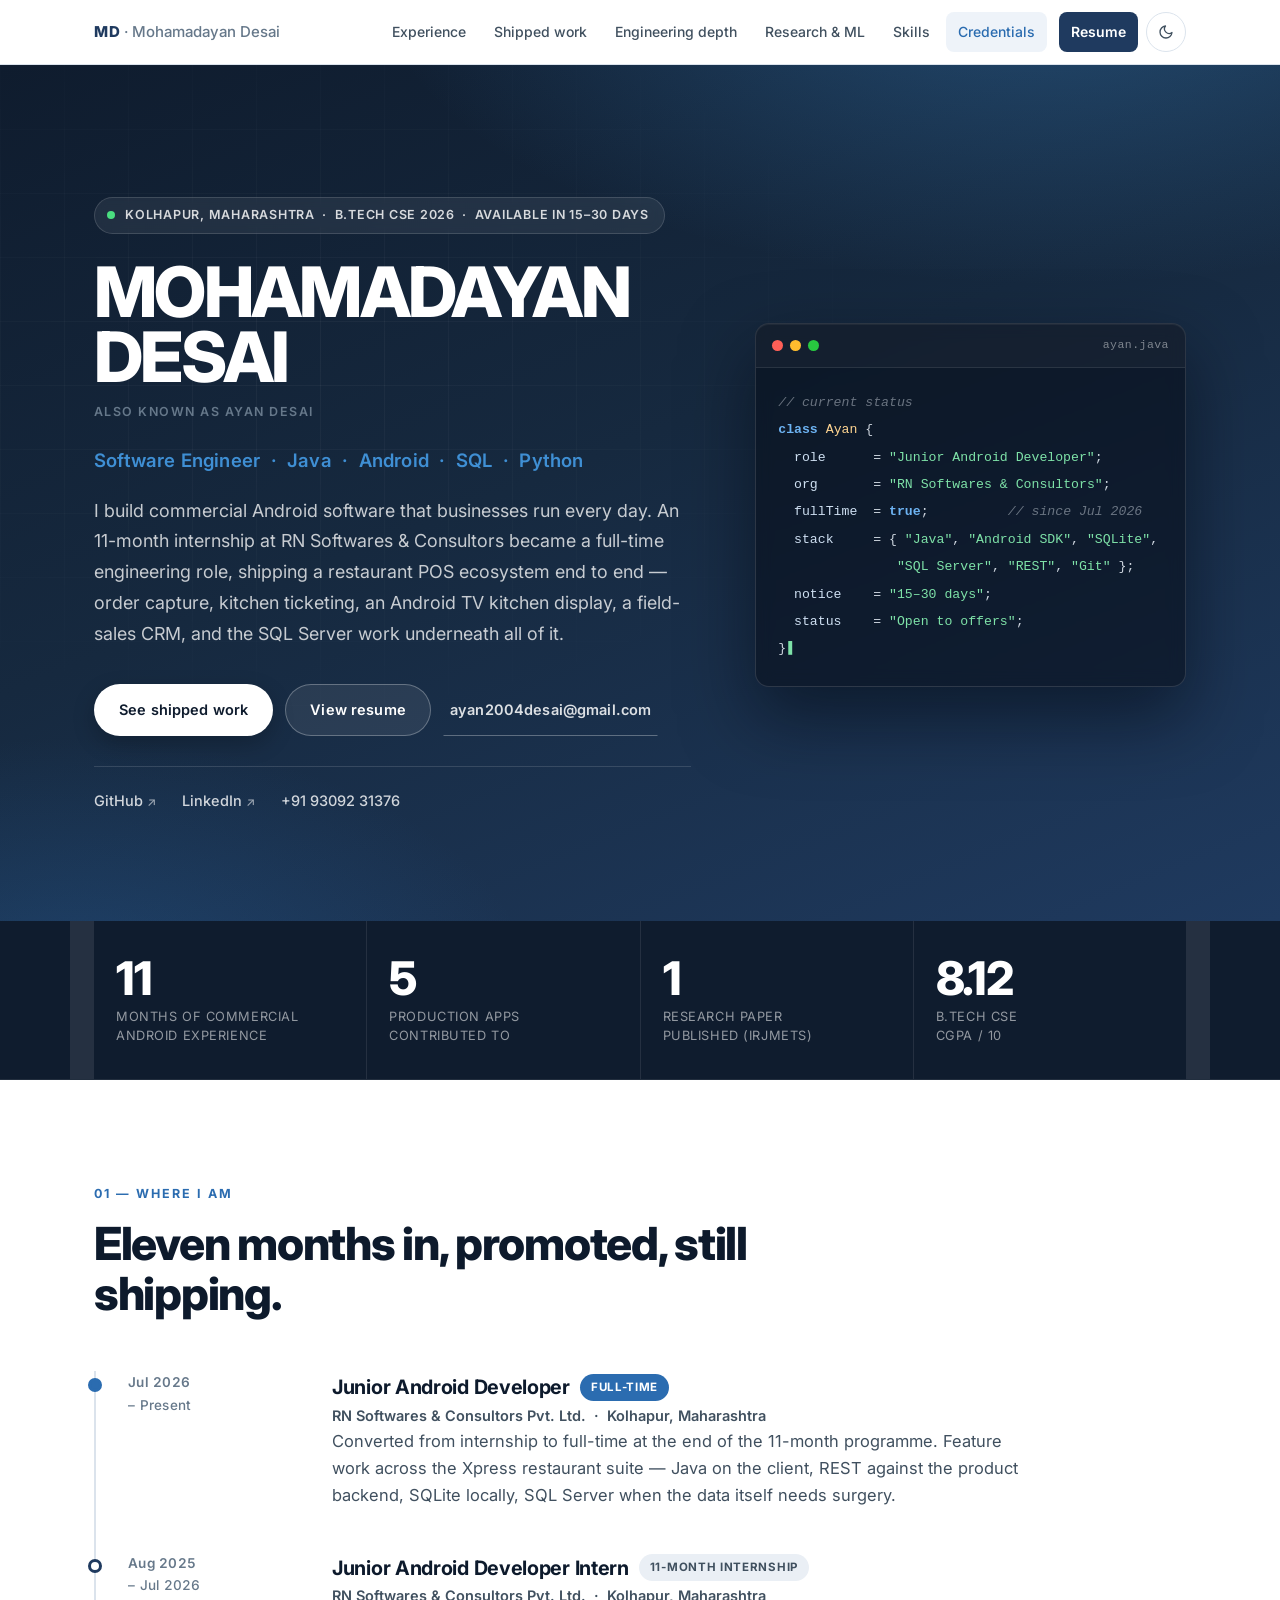
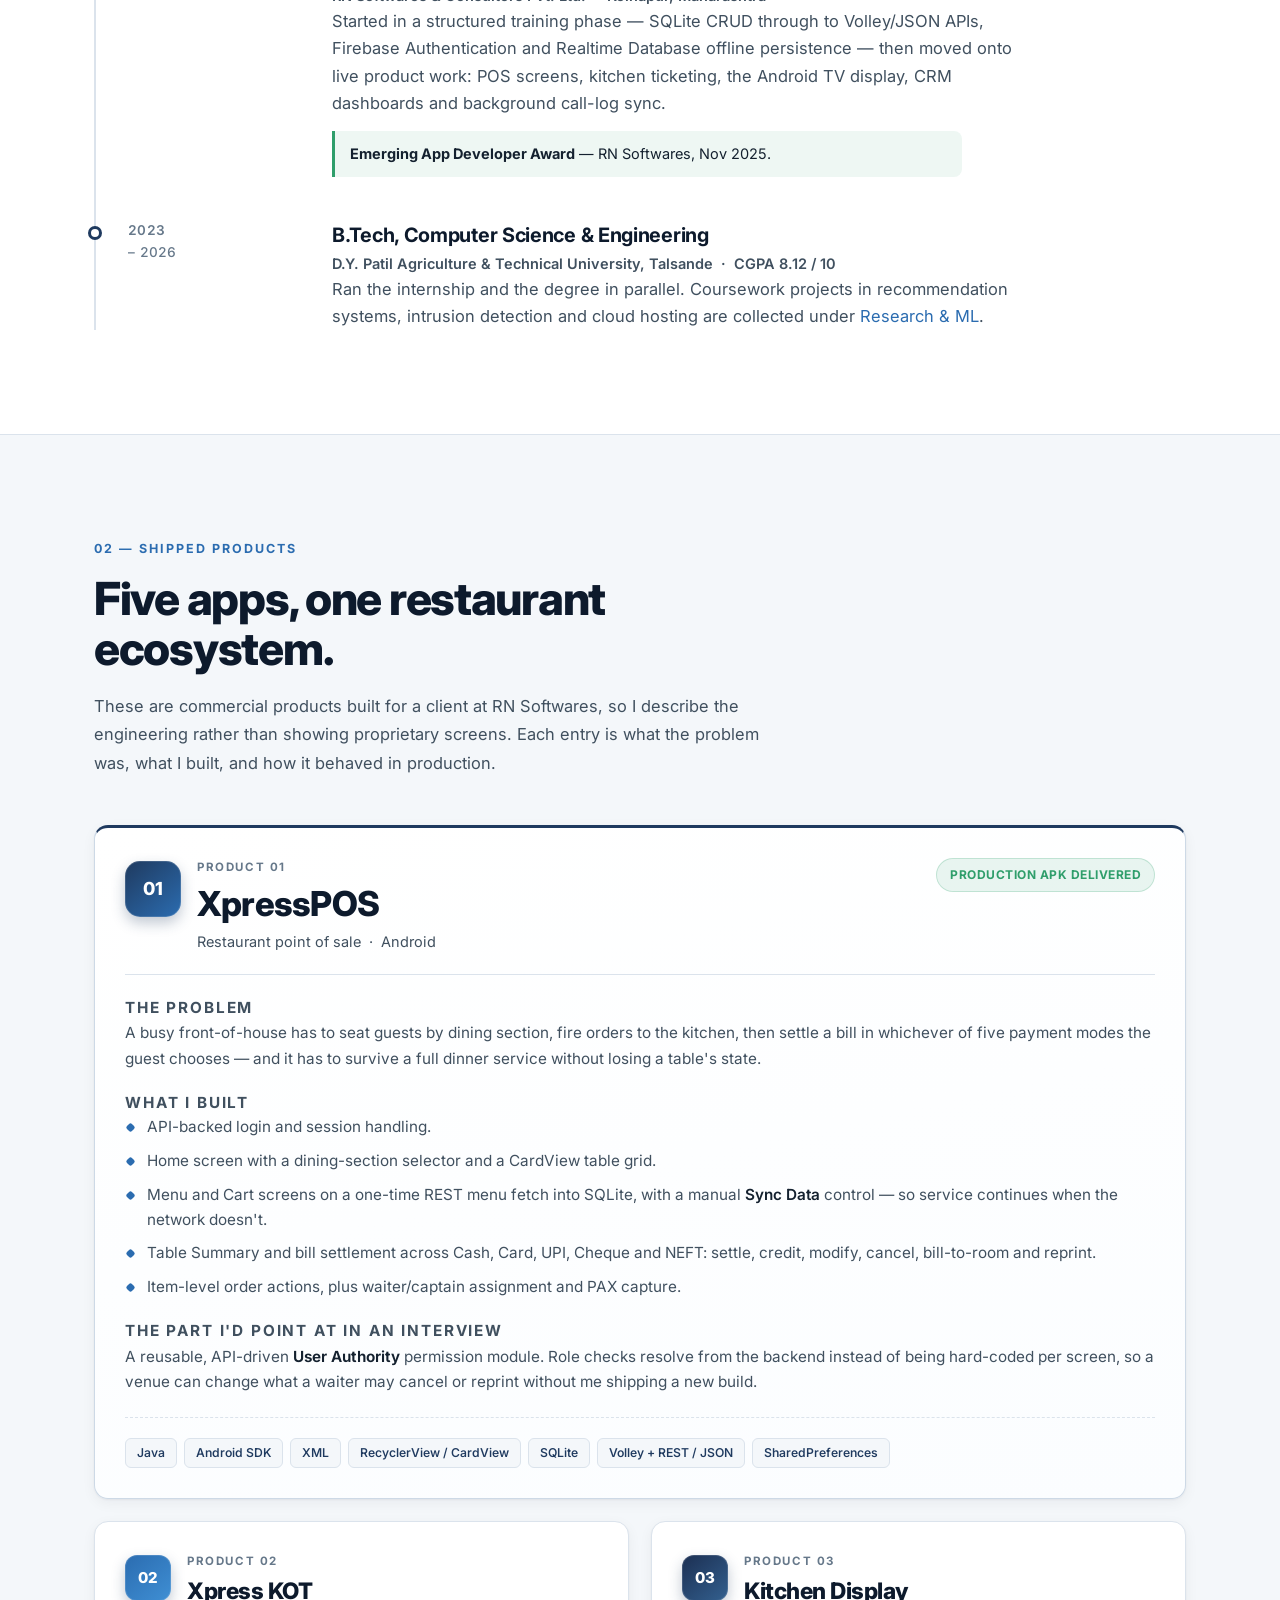
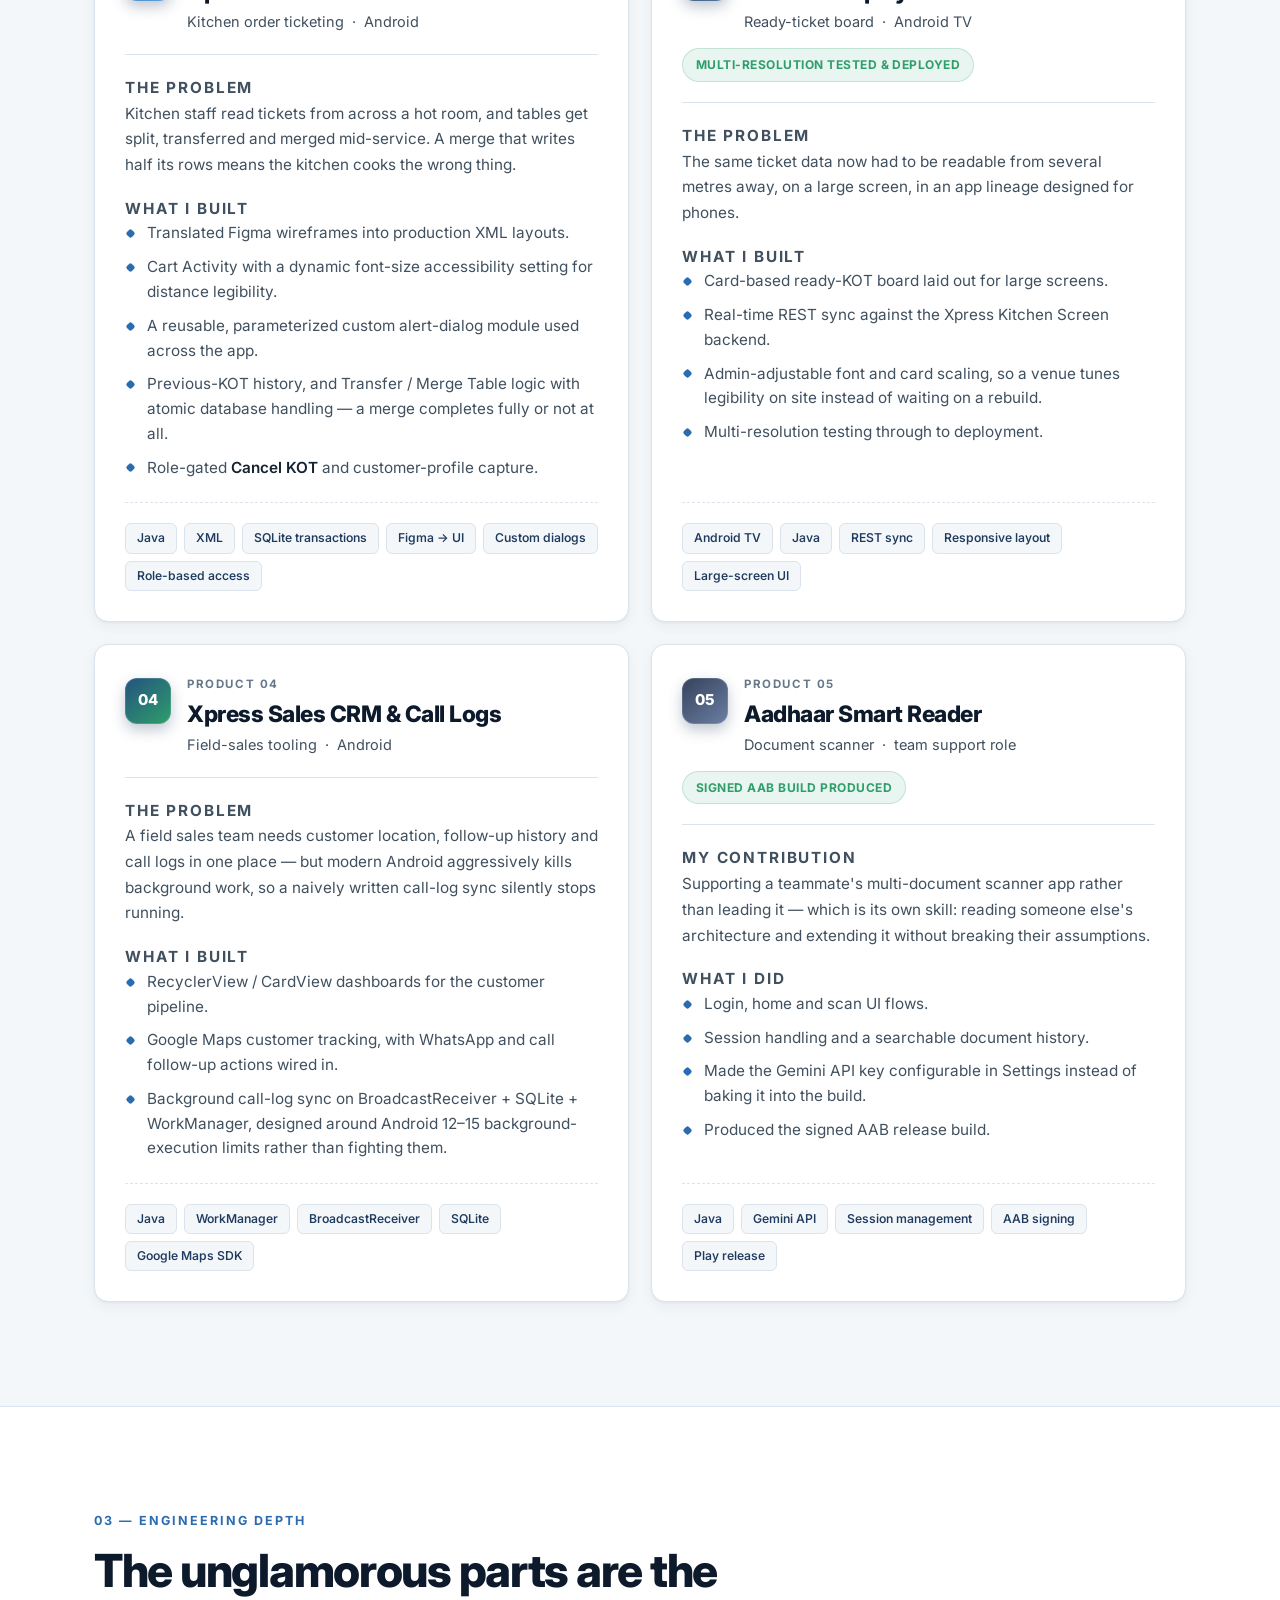
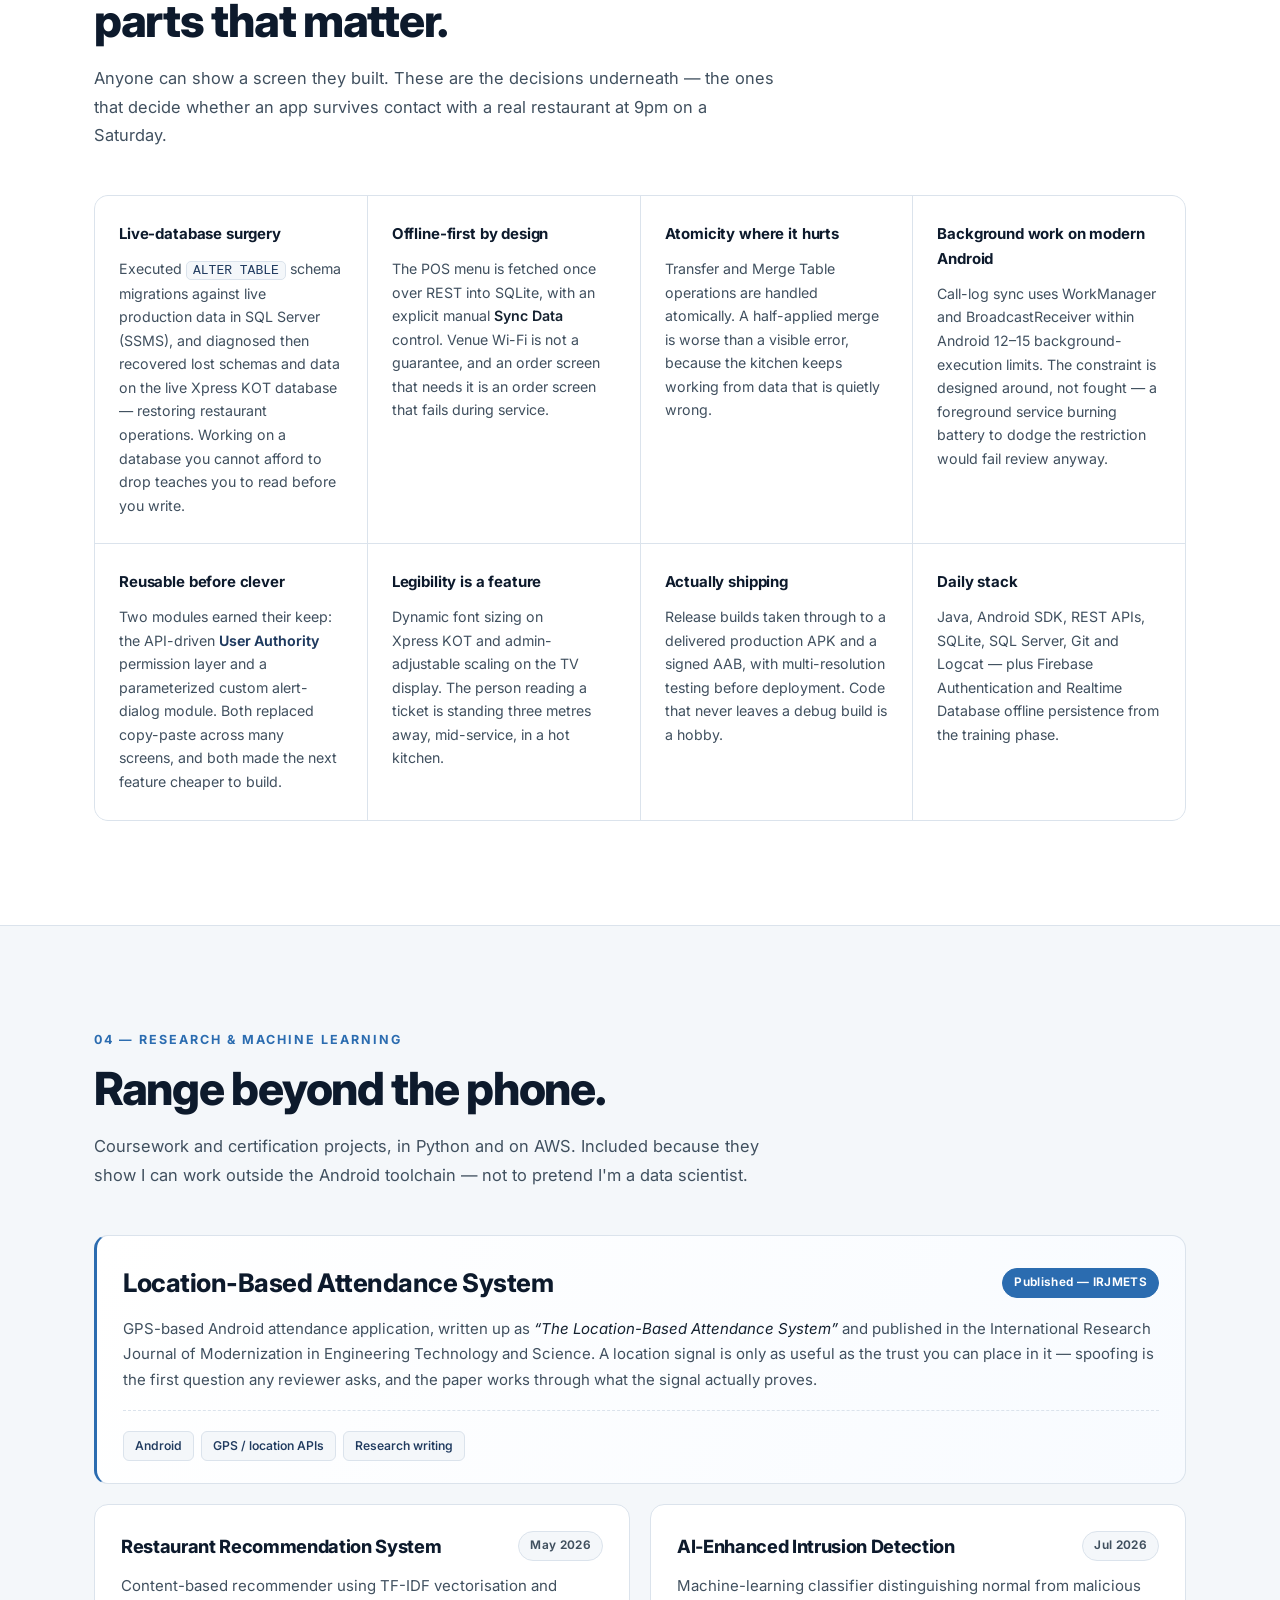
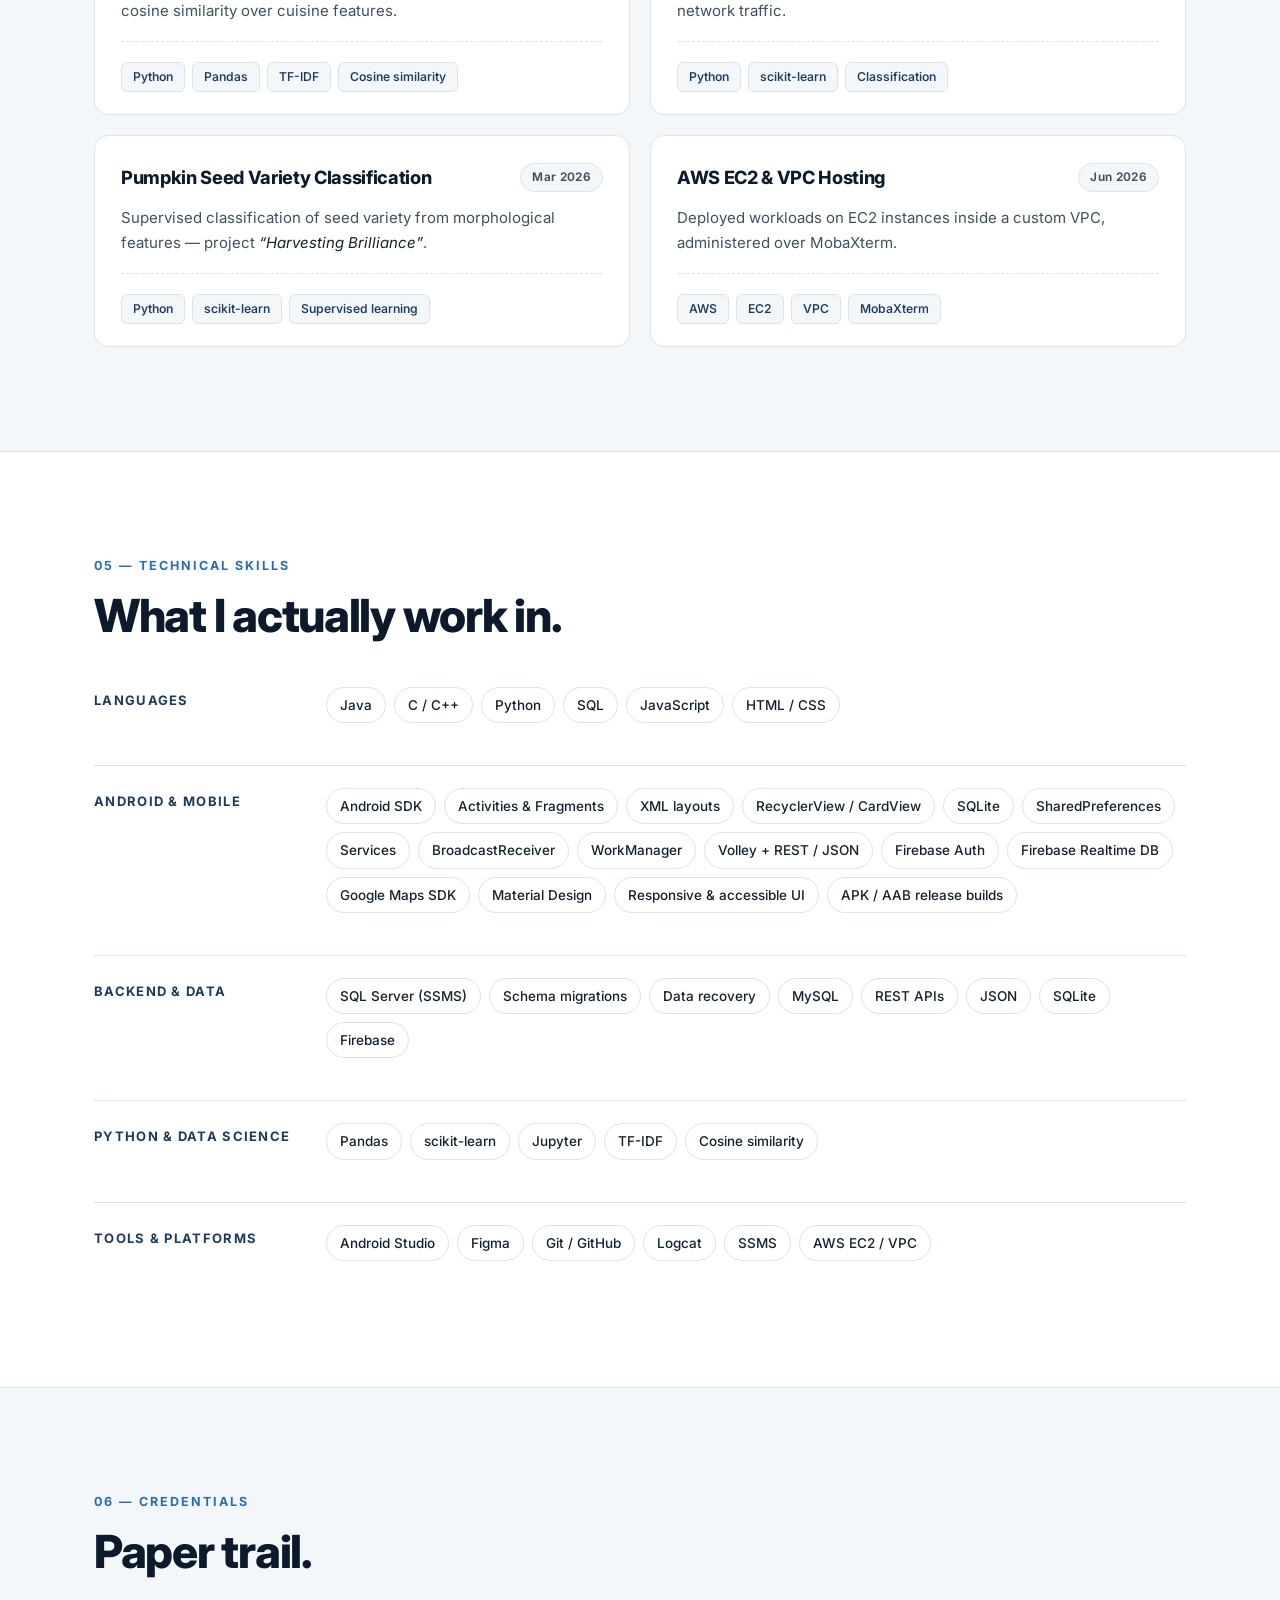
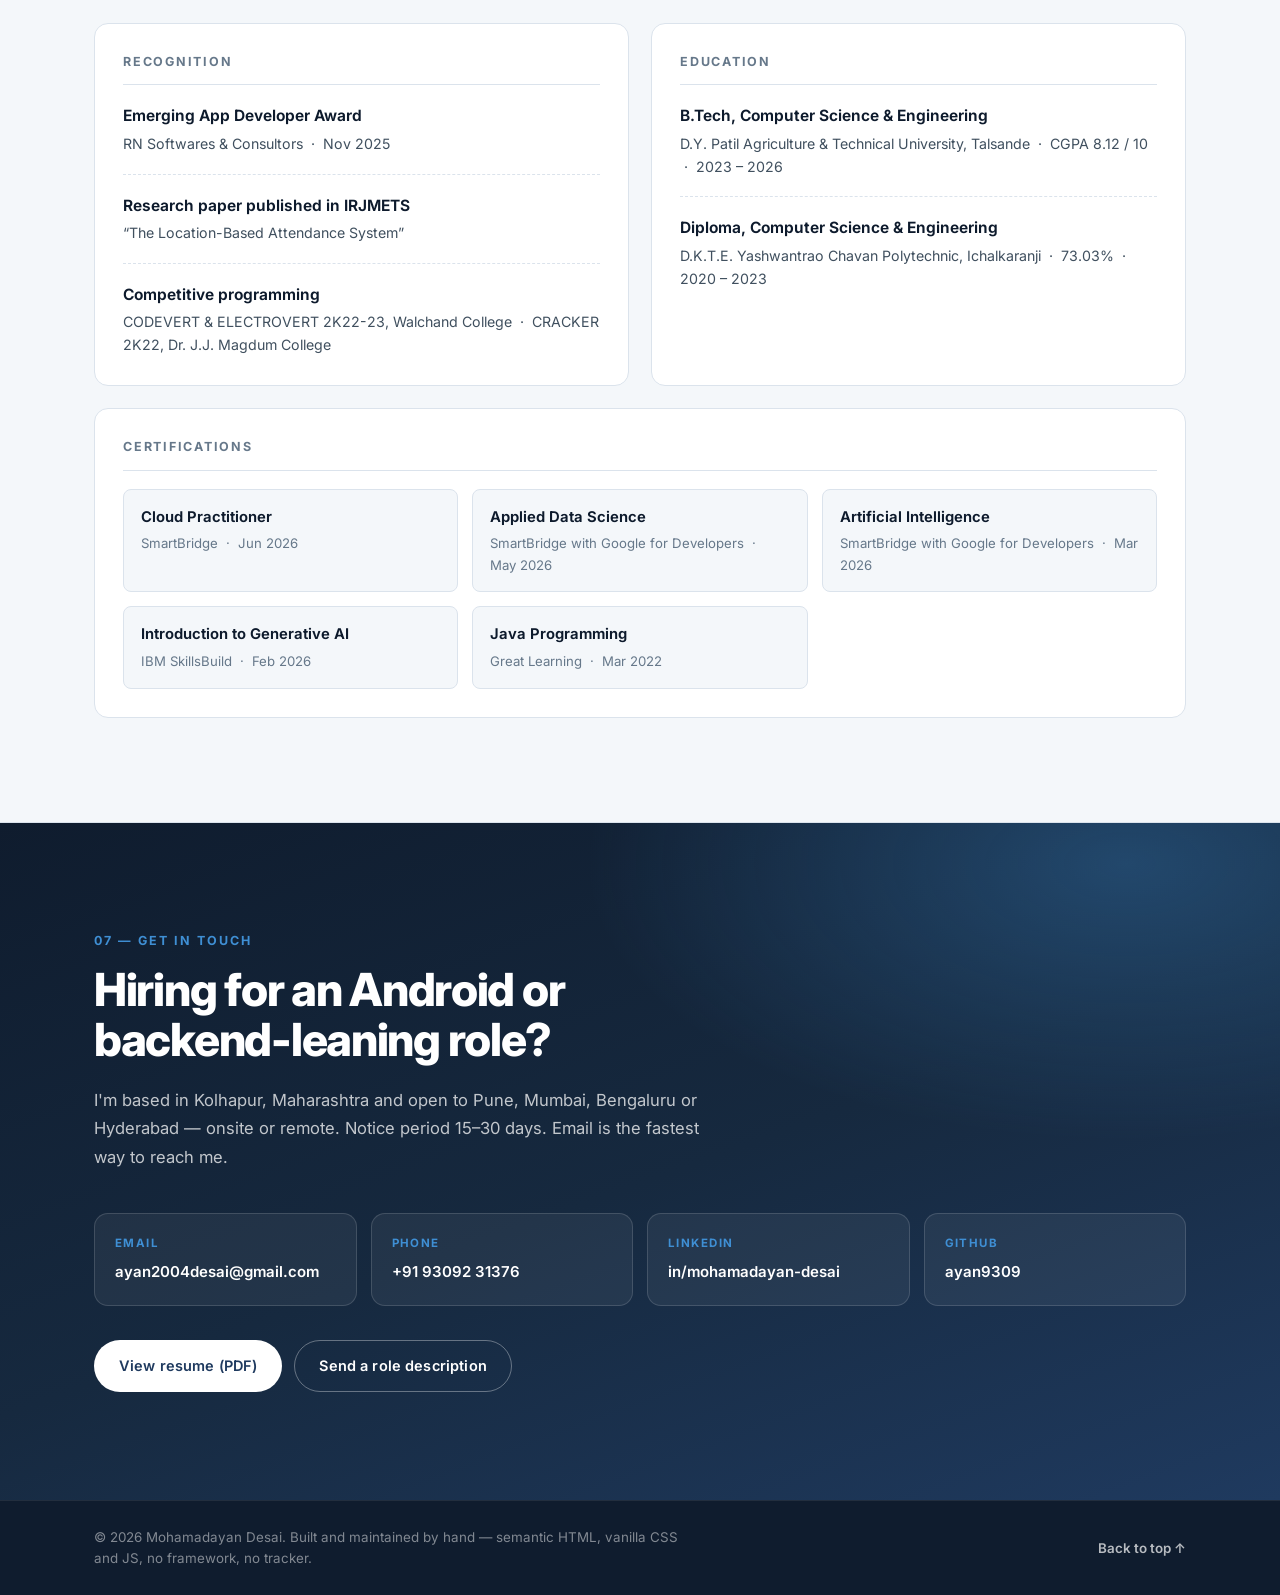
<file: index.html>
<!DOCTYPE html>
<html lang="en">
<head>
<meta charset="utf-8">
<meta name="viewport" content="width=device-width, initial-scale=1">
<script>
(function () {
  try {
    var m = location.hash.match(/theme=(light|dark)/);
    var t = m ? m[1] : localStorage.getItem('theme');
    if (t !== 'light' && t !== 'dark') t = matchMedia('(prefers-color-scheme: dark)').matches ? 'dark' : 'light';
    document.documentElement.dataset.theme = t;
  } catch (e) { document.documentElement.dataset.theme = 'light'; }
})();
</script>
<title>Mohamadayan Desai — Software Engineer (Java · Android · SQL)</title>
<meta name="description" content="Mohamadayan Desai — Software Engineer in Kolhapur, Maharashtra. Java, Android SDK, REST APIs, SQLite, SQL Server and Python. Builder of XpressPOS, Xpress KOT, an Android TV kitchen display and a field-sales CRM with call-log sync.">
<meta name="author" content="Mohamadayan Desai">
<meta name="robots" content="index, follow, max-image-preview:large">
<link rel="canonical" href="https://ayan9309.github.io/">
<link rel="sitemap" type="application/xml" title="Sitemap" href="https://ayan9309.github.io/sitemap.xml">
<meta property="og:type" content="profile">
<meta property="og:title" content="Mohamadayan Desai — Software Engineer">
<meta property="og:description" content="Commercial Android engineer. Restaurant POS ecosystem, kitchen ticketing, Android TV display, sales CRM — built in Java on REST APIs, SQLite and SQL Server.">
<meta property="og:url" content="https://ayan9309.github.io/">
<meta property="og:image" content="https://ayan9309.github.io/assets/og.png">
<meta property="og:image:width" content="1200">
<meta property="og:image:height" content="630">
<meta property="og:image:alt" content="Mohamadayan Desai — Software Engineer (Java · Android · SQL · Python)">
<meta name="twitter:card" content="summary_large_image">
<meta name="twitter:title" content="Mohamadayan Desai — Software Engineer">
<meta name="twitter:description" content="Commercial Android engineer. Restaurant POS ecosystem, kitchen ticketing, Android TV display, sales CRM — built in Java on REST APIs, SQLite and SQL Server.">
<meta name="twitter:image" content="https://ayan9309.github.io/assets/og.png">
<meta name="theme-color" content="#0f1c2e">
<link rel="preconnect" href="https://fonts.googleapis.com">
<link rel="preconnect" href="https://fonts.gstatic.com" crossorigin>
<link href="https://fonts.googleapis.com/css2?family=Inter:wght@400;500;600;700;800&display=swap" rel="stylesheet">
<link rel="stylesheet" href="assets/css/style.css">
<link rel="icon" href="data:image/svg+xml,%3Csvg xmlns='http://www.w3.org/2000/svg' viewBox='0 0 100 100'%3E%3Crect width='100' height='100' rx='18' fill='%231f3a5f'/%3E%3Ctext x='50' y='70' font-family='Inter,Arial' font-size='56' font-weight='700' fill='%23fff' text-anchor='middle'%3EM%3C/text%3E%3C/svg%3E">
<script type="application/ld+json">
{
  "@context": "https://schema.org",
  "@type": "Person",
  "name": "Mohamadayan Desai",
  "alternateName": ["Ayan Desai", "Mohamadayan Jahangir Desai"],
  "jobTitle": "Software Engineer",
  "description": "Software engineer in Kolhapur, Maharashtra building commercial Android and Java products: restaurant POS, kitchen display, sales CRM.",
  "knowsAbout": ["Java", "Android SDK", "REST APIs", "SQL Server", "SQLite", "Python", "Git"],
  "email": "mailto:ayan2004desai@gmail.com",
  "telephone": "+91-9309231376",
  "url": "https://ayan9309.github.io/",
  "worksFor": { "@type": "Organization", "name": "RN Softwares & Consultors Pvt. Ltd." },
  "alumniOf": [
    { "@type": "CollegeOrUniversity", "name": "D.Y. Patil Agriculture & Technical University, Talsande" },
    { "@type": "CollegeOrUniversity", "name": "D.K.T.E. Yashwantrao Chavan Polytechnic, Ichalkaranji" }
  ],
  "sameAs": [
    "https://github.com/ayan9309",
    "https://www.linkedin.com/in/mohamadayan-desai"
  ],
  "address": {
    "@type": "PostalAddress",
    "addressLocality": "Kolhapur",
    "addressRegion": "Maharashtra",
    "addressCountry": "IN"
  }
}
</script>
</head>
<body>
<a class="skip" href="#main">Skip to content</a>

<header class="nav" id="top">
  <div class="nav__inner">
    <a class="nav__brand" href="#top">MD<span> · Mohamadayan Desai</span></a>
    <div class="nav__right">
      <nav class="nav__menu" id="navMenu" aria-label="Section navigation">
        <a href="#experience">Experience</a>
        <a href="#products">Shipped work</a>
        <a href="#depth">Engineering depth</a>
        <a href="#research">Research &amp; ML</a>
        <a href="#skills">Skills</a>
        <a href="#credentials">Credentials</a>
        <a class="nav__cta" href="assets/resume/Mohamadayan-Desai-Resume.pdf" target="_blank" rel="noopener">Resume</a>
      </nav>
      <button class="nav__theme" id="themeToggle" type="button" aria-label="Switch to dark theme">
        <svg class="icon-moon" width="16" height="16" viewBox="0 0 24 24" fill="none" stroke="currentColor" stroke-width="2" stroke-linecap="round" stroke-linejoin="round" aria-hidden="true"><path d="M21 12.8A9 9 0 1 1 11.2 3a7 7 0 0 0 9.8 9.8z"/></svg>
        <svg class="icon-sun" width="16" height="16" viewBox="0 0 24 24" fill="none" stroke="currentColor" stroke-width="2" stroke-linecap="round" stroke-linejoin="round" aria-hidden="true"><circle cx="12" cy="12" r="4"/><path d="M12 2v2M12 20v2M4.9 4.9l1.4 1.4M17.7 17.7l1.4 1.4M2 12h2M20 12h2M4.9 19.1l1.4-1.4M17.7 6.3l1.4-1.4"/></svg>
      </button>
      <button class="nav__toggle" id="navToggle" aria-expanded="false" aria-controls="navMenu" aria-label="Toggle navigation">
        <span></span><span></span><span></span>
      </button>
    </div>
  </div>
</header>

<main id="main">

  <!-- ============================================================ HERO -->
  <section class="hero">
    <div class="hero__grid" aria-hidden="true"></div>
    <div class="wrap hero__cols">
      <div class="hero__col">
        <p class="hero__eyebrow">
          <span class="dot"></span>
          Kolhapur, Maharashtra &nbsp;·&nbsp; B.Tech CSE 2026 &nbsp;·&nbsp; Available in 15&ndash;30 days
        </p>
        <h1 class="hero__name">Mohamadayan<br>Desai</h1>
        <p class="hero__alias">Also known as Ayan Desai</p>
        <p class="hero__role">Software Engineer &nbsp;·&nbsp; Java &nbsp;·&nbsp; Android &nbsp;·&nbsp; SQL &nbsp;·&nbsp; Python</p>
        <p class="hero__lede">
          I build commercial Android software that businesses run every day. An 11-month internship at
          RN&nbsp;Softwares &amp; Consultors became a full-time engineering role, shipping a restaurant
          POS ecosystem end to end &mdash; order capture, kitchen ticketing, an Android&nbsp;TV kitchen
          display, a field-sales CRM, and the SQL&nbsp;Server work underneath all of it.
        </p>
        <div class="hero__cta">
          <a class="btn btn--primary" href="#products">See shipped work</a>
          <a class="btn btn--ghost" href="assets/resume/Mohamadayan-Desai-Resume.pdf" target="_blank" rel="noopener">View resume</a>
          <a class="btn btn--link" href="mailto:ayan2004desai@gmail.com">ayan2004desai@gmail.com</a>
        </div>
        <ul class="hero__links">
          <li><a href="https://github.com/ayan9309" rel="noopener" target="_blank">GitHub <span class="ext">&nearr;</span></a></li>
          <li><a href="https://www.linkedin.com/in/mohamadayan-desai" rel="noopener" target="_blank">LinkedIn <span class="ext">&nearr;</span></a></li>
          <li><a href="tel:+919309231376">+91 93092 31376</a></li>
        </ul>
      </div>

      <aside class="hero__aside reveal" aria-label="Current status at a glance">
        <div class="console">
          <div class="console__bar"><i></i><i></i><i></i><span>ayan.java</span></div>
          <pre><code><span class="c-c">// current status</span>
<span class="c-k">class</span> <span class="c-t">Ayan</span> {
  <span class="c-f">role</span>      = <span class="c-s">"Junior Android Developer"</span>;
  <span class="c-f">org</span>       = <span class="c-s">"RN Softwares &amp; Consultors"</span>;
  <span class="c-f">fullTime</span>  = <span class="c-k">true</span>;          <span class="c-c">// since Jul 2026</span>
  <span class="c-f">stack</span>     = { <span class="c-s">"Java"</span>, <span class="c-s">"Android SDK"</span>, <span class="c-s">"SQLite"</span>,
               <span class="c-s">"SQL Server"</span>, <span class="c-s">"REST"</span>, <span class="c-s">"Git"</span> };
  <span class="c-f">notice</span>    = <span class="c-s">"15&ndash;30 days"</span>;
  <span class="c-f">status</span>    = <span class="c-s">"Open to offers"</span>;
}<span class="cursor" aria-hidden="true">&#9612;</span></code></pre>
        </div>
      </aside>
    </div>
  </section>

  <!-- ============================================================ PROOF -->
  <section class="proof" aria-label="Key figures">
    <div class="wrap proof__grid">
      <div class="proof__item reveal">
        <span class="proof__num">11</span>
        <span class="proof__label">months of commercial<br>Android experience</span>
      </div>
      <div class="proof__item reveal">
        <span class="proof__num">5</span>
        <span class="proof__label">production apps<br>contributed to</span>
      </div>
      <div class="proof__item reveal">
        <span class="proof__num">1</span>
        <span class="proof__label">research paper<br>published (IRJMETS)</span>
      </div>
      <div class="proof__item reveal">
        <span class="proof__num">8.12</span>
        <span class="proof__label">B.Tech CSE<br>CGPA / 10</span>
      </div>
    </div>
  </section>

  <!-- ============================================================ EXPERIENCE -->
  <section class="section" id="experience">
    <div class="wrap">
      <p class="kicker reveal">01 &mdash; Where I am</p>
      <h2 class="h2 reveal">Eleven months in, promoted, still shipping.</h2>

      <div class="timeline">
        <article class="t-item reveal">
          <div class="t-item__when"><span>Jul 2026</span><span class="t-item__dash">&ndash; Present</span></div>
          <div class="t-item__body">
            <h3>Junior Android Developer <span class="badge">Full-time</span></h3>
            <p class="t-item__org">RN Softwares &amp; Consultors Pvt. Ltd. &nbsp;·&nbsp; Kolhapur, Maharashtra</p>
            <p>
              Converted from internship to full-time at the end of the 11-month programme. Feature work across
              the Xpress restaurant suite &mdash; Java on the client, REST against the product backend, SQLite
              locally, SQL&nbsp;Server when the data itself needs surgery.
            </p>
          </div>
        </article>

        <article class="t-item reveal">
          <div class="t-item__when"><span>Aug 2025</span><span class="t-item__dash">&ndash; Jul 2026</span></div>
          <div class="t-item__body">
            <h3>Junior Android Developer Intern <span class="badge badge--muted">11-month internship</span></h3>
            <p class="t-item__org">RN Softwares &amp; Consultors Pvt. Ltd. &nbsp;·&nbsp; Kolhapur, Maharashtra</p>
            <p>
              Started in a structured training phase &mdash; SQLite CRUD through to Volley/JSON APIs, Firebase
              Authentication and Realtime Database offline persistence &mdash; then moved onto live product work:
              POS screens, kitchen ticketing, the Android&nbsp;TV display, CRM dashboards and background call-log sync.
            </p>
            <p class="t-item__note">
              <strong>Emerging App Developer Award</strong> &mdash; RN Softwares, Nov 2025.
            </p>
          </div>
        </article>

        <article class="t-item reveal">
          <div class="t-item__when"><span>2023</span><span class="t-item__dash">&ndash; 2026</span></div>
          <div class="t-item__body">
            <h3>B.Tech, Computer Science &amp; Engineering</h3>
            <p class="t-item__org">D.Y. Patil Agriculture &amp; Technical University, Talsande &nbsp;·&nbsp; CGPA 8.12 / 10</p>
            <p>
              Ran the internship and the degree in parallel. Coursework projects in recommendation systems,
              intrusion detection and cloud hosting are collected under <a href="#research">Research &amp; ML</a>.
            </p>
          </div>
        </article>
      </div>
    </div>
  </section>

  <!-- ============================================================ PRODUCTS -->
  <section class="section section--alt" id="products">
    <div class="wrap">
      <p class="kicker reveal">02 &mdash; Shipped products</p>
      <h2 class="h2 reveal">Five apps, one restaurant ecosystem.</h2>
      <p class="lede reveal">
        These are commercial products built for a client at RN Softwares, so I describe the engineering
        rather than showing proprietary screens. Each entry is what the problem was, what I built, and how
        it behaved in production.
      </p>

      <div class="cards">

        <article class="card card--feature reveal">
          <header class="card__head">
            <div class="card__ident">
              <span class="card__tile" aria-hidden="true">01</span>
              <div>
                <p class="card__idx">Product 01</p>
                <h3 class="card__title">XpressPOS</h3>
                <p class="card__sub">Restaurant point of sale &nbsp;·&nbsp; Android</p>
              </div>
            </div>
            <p class="card__outcome">Production APK delivered</p>
          </header>
          <div class="card__block">
            <p class="card__label">The problem</p>
            <p>
              A busy front-of-house has to seat guests by dining section, fire orders to the kitchen, then settle
              a bill in whichever of five payment modes the guest chooses &mdash; and it has to survive a full
              dinner service without losing a table's state.
            </p>
          </div>
          <div class="card__block">
            <p class="card__label">What I built</p>
            <ul class="ticks">
              <li>API-backed login and session handling.</li>
              <li>Home screen with a dining-section selector and a CardView table grid.</li>
              <li>Menu and Cart screens on a one-time REST menu fetch into SQLite, with a manual <em>Sync&nbsp;Data</em> control &mdash; so service continues when the network doesn't.</li>
              <li>Table Summary and bill settlement across Cash, Card, UPI, Cheque and NEFT: settle, credit, modify, cancel, bill-to-room and reprint.</li>
              <li>Item-level order actions, plus waiter/captain assignment and PAX capture.</li>
            </ul>
          </div>
          <div class="card__block">
            <p class="card__label">The part I'd point at in an interview</p>
            <p>
              A reusable, API-driven <strong>User Authority</strong> permission module. Role checks resolve from the
              backend instead of being hard-coded per screen, so a venue can change what a waiter may cancel
              or reprint without me shipping a new build.
            </p>
          </div>
          <footer class="card__tags">
            <span>Java</span><span>Android SDK</span><span>XML</span><span>RecyclerView / CardView</span><span>SQLite</span><span>Volley + REST / JSON</span><span>SharedPreferences</span>
          </footer>
        </article>

        <article class="card reveal">
          <header class="card__head">
            <div class="card__ident">
              <span class="card__tile" aria-hidden="true">02</span>
              <div>
                <p class="card__idx">Product 02</p>
                <h3 class="card__title">Xpress KOT</h3>
                <p class="card__sub">Kitchen order ticketing &nbsp;·&nbsp; Android</p>
              </div>
            </div>
          </header>
          <div class="card__block">
            <p class="card__label">The problem</p>
            <p>
              Kitchen staff read tickets from across a hot room, and tables get split, transferred and merged
              mid-service. A merge that writes half its rows means the kitchen cooks the wrong thing.
            </p>
          </div>
          <div class="card__block">
            <p class="card__label">What I built</p>
            <ul class="ticks">
              <li>Translated Figma wireframes into production XML layouts.</li>
              <li>Cart Activity with a dynamic font-size accessibility setting for distance legibility.</li>
              <li>A reusable, parameterized custom alert-dialog module used across the app.</li>
              <li>Previous-KOT history, and Transfer / Merge Table logic with atomic database handling &mdash; a merge completes fully or not at all.</li>
              <li>Role-gated <em>Cancel&nbsp;KOT</em> and customer-profile capture.</li>
            </ul>
          </div>
          <footer class="card__tags">
            <span>Java</span><span>XML</span><span>SQLite transactions</span><span>Figma &rarr; UI</span><span>Custom dialogs</span><span>Role-based access</span>
          </footer>
        </article>

        <article class="card reveal">
          <header class="card__head">
            <div class="card__ident">
              <span class="card__tile" aria-hidden="true">03</span>
              <div>
                <p class="card__idx">Product 03</p>
                <h3 class="card__title">Kitchen Display</h3>
                <p class="card__sub">Ready-ticket board &nbsp;·&nbsp; Android TV</p>
              </div>
            </div>
            <p class="card__outcome">Multi-resolution tested &amp; deployed</p>
          </header>
          <div class="card__block">
            <p class="card__label">The problem</p>
            <p>
              The same ticket data now had to be readable from several metres away, on a large screen, in an
              app lineage designed for phones.
            </p>
          </div>
          <div class="card__block">
            <p class="card__label">What I built</p>
            <ul class="ticks">
              <li>Card-based ready-KOT board laid out for large screens.</li>
              <li>Real-time REST sync against the Xpress Kitchen Screen backend.</li>
              <li>Admin-adjustable font and card scaling, so a venue tunes legibility on site instead of waiting on a rebuild.</li>
              <li>Multi-resolution testing through to deployment.</li>
            </ul>
          </div>
          <footer class="card__tags">
            <span>Android TV</span><span>Java</span><span>REST sync</span><span>Responsive layout</span><span>Large-screen UI</span>
          </footer>
        </article>

        <article class="card reveal">
          <header class="card__head">
            <div class="card__ident">
              <span class="card__tile" aria-hidden="true">04</span>
              <div>
                <p class="card__idx">Product 04</p>
                <h3 class="card__title">Xpress Sales CRM &amp; Call Logs</h3>
                <p class="card__sub">Field-sales tooling &nbsp;·&nbsp; Android</p>
              </div>
            </div>
          </header>
          <div class="card__block">
            <p class="card__label">The problem</p>
            <p>
              A field sales team needs customer location, follow-up history and call logs in one place &mdash; but
              modern Android aggressively kills background work, so a naively written call-log sync silently
              stops running.
            </p>
          </div>
          <div class="card__block">
            <p class="card__label">What I built</p>
            <ul class="ticks">
              <li>RecyclerView / CardView dashboards for the customer pipeline.</li>
              <li>Google Maps customer tracking, with WhatsApp and call follow-up actions wired in.</li>
              <li>Background call-log sync on BroadcastReceiver + SQLite + WorkManager, designed around Android&nbsp;12&ndash;15 background-execution limits rather than fighting them.</li>
            </ul>
          </div>
          <footer class="card__tags">
            <span>Java</span><span>WorkManager</span><span>BroadcastReceiver</span><span>SQLite</span><span>Google Maps SDK</span>
          </footer>
        </article>

        <article class="card reveal">
          <header class="card__head">
            <div class="card__ident">
              <span class="card__tile" aria-hidden="true">05</span>
              <div>
                <p class="card__idx">Product 05</p>
                <h3 class="card__title">Aadhaar Smart Reader</h3>
                <p class="card__sub">Document scanner &nbsp;·&nbsp; team support role</p>
              </div>
            </div>
            <p class="card__outcome">Signed AAB build produced</p>
          </header>
          <div class="card__block">
            <p class="card__label">My contribution</p>
            <p>
              Supporting a teammate's multi-document scanner app rather than leading it &mdash; which is its own
              skill: reading someone else's architecture and extending it without breaking their assumptions.
            </p>
          </div>
          <div class="card__block">
            <p class="card__label">What I did</p>
            <ul class="ticks">
              <li>Login, home and scan UI flows.</li>
              <li>Session handling and a searchable document history.</li>
              <li>Made the Gemini API key configurable in Settings instead of baking it into the build.</li>
              <li>Produced the signed AAB release build.</li>
            </ul>
          </div>
          <footer class="card__tags">
            <span>Java</span><span>Gemini API</span><span>Session management</span><span>AAB signing</span><span>Play release</span>
          </footer>
        </article>

      </div>
    </div>
  </section>

  <!-- ============================================================ DEPTH -->
  <section class="section" id="depth">
    <div class="wrap">
      <p class="kicker reveal">03 &mdash; Engineering depth</p>
      <h2 class="h2 reveal">The unglamorous parts are the parts that matter.</h2>
      <p class="lede reveal">
        Anyone can show a screen they built. These are the decisions underneath &mdash; the ones that decide
        whether an app survives contact with a real restaurant at 9pm on a Saturday.
      </p>

      <div class="depth">
        <article class="depth__item reveal">
          <h3>Live-database surgery</h3>
          <p>
            Executed <code>ALTER TABLE</code> schema migrations against live production data in SQL&nbsp;Server (SSMS),
            and diagnosed then recovered lost schemas and data on the live Xpress&nbsp;KOT database &mdash; restoring
            restaurant operations. Working on a database you cannot afford to drop teaches you to read before
            you write.
          </p>
        </article>
        <article class="depth__item reveal">
          <h3>Offline-first by design</h3>
          <p>
            The POS menu is fetched once over REST into SQLite, with an explicit manual <em>Sync&nbsp;Data</em> control.
            Venue Wi-Fi is not a guarantee, and an order screen that needs it is an order screen that fails
            during service.
          </p>
        </article>
        <article class="depth__item reveal">
          <h3>Atomicity where it hurts</h3>
          <p>
            Transfer and Merge Table operations are handled atomically. A half-applied merge is worse than a
            visible error, because the kitchen keeps working from data that is quietly wrong.
          </p>
        </article>
        <article class="depth__item reveal">
          <h3>Background work on modern Android</h3>
          <p>
            Call-log sync uses WorkManager and BroadcastReceiver within Android&nbsp;12&ndash;15 background-execution
            limits. The constraint is designed around, not fought &mdash; a foreground service burning battery to
            dodge the restriction would fail review anyway.
          </p>
        </article>
        <article class="depth__item reveal">
          <h3>Reusable before clever</h3>
          <p>
            Two modules earned their keep: the API-driven <strong>User Authority</strong> permission layer and a
            parameterized custom alert-dialog module. Both replaced copy-paste across many screens, and both
            made the next feature cheaper to build.
          </p>
        </article>
        <article class="depth__item reveal">
          <h3>Legibility is a feature</h3>
          <p>
            Dynamic font sizing on Xpress&nbsp;KOT and admin-adjustable scaling on the TV display. The person
            reading a ticket is standing three metres away, mid-service, in a hot kitchen.
          </p>
        </article>
        <article class="depth__item reveal">
          <h3>Actually shipping</h3>
          <p>
            Release builds taken through to a delivered production APK and a signed AAB, with multi-resolution
            testing before deployment. Code that never leaves a debug build is a hobby.
          </p>
        </article>
        <article class="depth__item reveal">
          <h3>Daily stack</h3>
          <p>
            Java, Android SDK, REST APIs, SQLite, SQL&nbsp;Server, Git and Logcat &mdash; plus Firebase Authentication
            and Realtime Database offline persistence from the training phase.
          </p>
        </article>
      </div>
    </div>
  </section>

  <!-- ============================================================ RESEARCH & ML -->
  <section class="section section--alt" id="research">
    <div class="wrap">
      <p class="kicker reveal">04 &mdash; Research &amp; machine learning</p>
      <h2 class="h2 reveal">Range beyond the phone.</h2>
      <p class="lede reveal">
        Coursework and certification projects, in Python and on AWS. Included because they show I can work
        outside the Android toolchain &mdash; not to pretend I'm a data scientist.
      </p>

      <div class="research">
        <article class="r-item r-item--wide reveal">
          <div class="r-item__top">
            <h3>Location-Based Attendance System</h3>
            <span class="pill pill--accent">Published &mdash; IRJMETS</span>
          </div>
          <p>
            GPS-based Android attendance application, written up as
            <em>&ldquo;The Location-Based Attendance System&rdquo;</em> and published in the International Research
            Journal of Modernization in Engineering Technology and Science. A location signal is only as useful
            as the trust you can place in it &mdash; spoofing is the first question any reviewer asks, and the
            paper works through what the signal actually proves.
          </p>
          <footer class="card__tags"><span>Android</span><span>GPS / location APIs</span><span>Research writing</span></footer>
        </article>

        <article class="r-item reveal">
          <div class="r-item__top">
            <h3>Restaurant Recommendation System</h3>
            <span class="pill">May 2026</span>
          </div>
          <p>
            Content-based recommender using TF-IDF vectorisation and cosine similarity over cuisine features.
          </p>
          <footer class="card__tags"><span>Python</span><span>Pandas</span><span>TF-IDF</span><span>Cosine similarity</span></footer>
        </article>

        <article class="r-item reveal">
          <div class="r-item__top">
            <h3>AI-Enhanced Intrusion Detection</h3>
            <span class="pill">Jul 2026</span>
          </div>
          <p>
            Machine-learning classifier distinguishing normal from malicious network traffic.
          </p>
          <footer class="card__tags"><span>Python</span><span>scikit-learn</span><span>Classification</span></footer>
        </article>

        <article class="r-item reveal">
          <div class="r-item__top">
            <h3>Pumpkin Seed Variety Classification</h3>
            <span class="pill">Mar 2026</span>
          </div>
          <p>
            Supervised classification of seed variety from morphological features &mdash; project
            <em>&ldquo;Harvesting Brilliance&rdquo;</em>.
          </p>
          <footer class="card__tags"><span>Python</span><span>scikit-learn</span><span>Supervised learning</span></footer>
        </article>

        <article class="r-item reveal">
          <div class="r-item__top">
            <h3>AWS EC2 &amp; VPC Hosting</h3>
            <span class="pill">Jun 2026</span>
          </div>
          <p>
            Deployed workloads on EC2 instances inside a custom VPC, administered over MobaXterm.
          </p>
          <footer class="card__tags"><span>AWS</span><span>EC2</span><span>VPC</span><span>MobaXterm</span></footer>
        </article>
      </div>
    </div>
  </section>

  <!-- ============================================================ SKILLS -->
  <section class="section" id="skills">
    <div class="wrap">
      <p class="kicker reveal">05 &mdash; Technical skills</p>
      <h2 class="h2 reveal">What I actually work in.</h2>

      <div class="skills">
        <article class="skill reveal">
          <h3>Languages</h3>
          <div class="chips"><span>Java</span><span>C / C++</span><span>Python</span><span>SQL</span><span>JavaScript</span><span>HTML / CSS</span></div>
        </article>
        <article class="skill reveal">
          <h3>Android &amp; mobile</h3>
          <div class="chips"><span>Android SDK</span><span>Activities &amp; Fragments</span><span>XML layouts</span><span>RecyclerView / CardView</span><span>SQLite</span><span>SharedPreferences</span><span>Services</span><span>BroadcastReceiver</span><span>WorkManager</span><span>Volley + REST / JSON</span><span>Firebase Auth</span><span>Firebase Realtime DB</span><span>Google Maps SDK</span><span>Material Design</span><span>Responsive &amp; accessible UI</span><span>APK / AAB release builds</span></div>
        </article>
        <article class="skill reveal">
          <h3>Backend &amp; data</h3>
          <div class="chips"><span>SQL Server (SSMS)</span><span>Schema migrations</span><span>Data recovery</span><span>MySQL</span><span>REST APIs</span><span>JSON</span><span>SQLite</span><span>Firebase</span></div>
        </article>
        <article class="skill reveal">
          <h3>Python &amp; data science</h3>
          <div class="chips"><span>Pandas</span><span>scikit-learn</span><span>Jupyter</span><span>TF-IDF</span><span>Cosine similarity</span></div>
        </article>
        <article class="skill reveal">
          <h3>Tools &amp; platforms</h3>
          <div class="chips"><span>Android Studio</span><span>Figma</span><span>Git / GitHub</span><span>Logcat</span><span>SSMS</span><span>AWS EC2 / VPC</span></div>
        </article>
      </div>
    </div>
  </section>

  <!-- ============================================================ CREDENTIALS -->
  <section class="section section--alt" id="credentials">
    <div class="wrap">
      <p class="kicker reveal">06 &mdash; Credentials</p>
      <h2 class="h2 reveal">Paper trail.</h2>

      <div class="cred">
        <div class="cred__col reveal">
          <h3>Recognition</h3>
          <ul class="plain">
            <li>
              <strong>Emerging App Developer Award</strong>
              <span>RN Softwares &amp; Consultors &nbsp;·&nbsp; Nov 2025</span>
            </li>
            <li>
              <strong>Research paper published in IRJMETS</strong>
              <span>&ldquo;The Location-Based Attendance System&rdquo;</span>
            </li>
            <li>
              <strong>Competitive programming</strong>
              <span>CODEVERT &amp; ELECTROVERT 2K22-23, Walchand College &nbsp;·&nbsp; CRACKER 2K22, Dr. J.J. Magdum College</span>
            </li>
          </ul>
        </div>

        <div class="cred__col reveal">
          <h3>Education</h3>
          <ul class="plain">
            <li>
              <strong>B.Tech, Computer Science &amp; Engineering</strong>
              <span>D.Y. Patil Agriculture &amp; Technical University, Talsande &nbsp;·&nbsp; CGPA 8.12 / 10 &nbsp;·&nbsp; 2023 &ndash; 2026</span>
            </li>
            <li>
              <strong>Diploma, Computer Science &amp; Engineering</strong>
              <span>D.K.T.E. Yashwantrao Chavan Polytechnic, Ichalkaranji &nbsp;·&nbsp; 73.03% &nbsp;·&nbsp; 2020 &ndash; 2023</span>
            </li>
          </ul>
        </div>

        <div class="cred__col cred__col--wide reveal">
          <h3>Certifications</h3>
          <ul class="certs">
            <li><span>Cloud Practitioner</span><em>SmartBridge &nbsp;·&nbsp; Jun 2026</em></li>
            <li><span>Applied Data Science</span><em>SmartBridge with Google for Developers &nbsp;·&nbsp; May 2026</em></li>
            <li><span>Artificial Intelligence</span><em>SmartBridge with Google for Developers &nbsp;·&nbsp; Mar 2026</em></li>
            <li><span>Introduction to Generative AI</span><em>IBM SkillsBuild &nbsp;·&nbsp; Feb 2026</em></li>
            <li><span>Java Programming</span><em>Great Learning &nbsp;·&nbsp; Mar 2022</em></li>
          </ul>
        </div>
      </div>
    </div>
  </section>

  <!-- ============================================================ CONTACT -->
  <section class="contact" id="contact">
    <div class="wrap">
      <p class="kicker kicker--light reveal">07 &mdash; Get in touch</p>
      <h2 class="h2 h2--light reveal">Hiring for an Android or backend-leaning role?</h2>
      <p class="contact__lede reveal">
        I'm based in Kolhapur, Maharashtra and open to Pune, Mumbai, Bengaluru or Hyderabad &mdash; onsite or
        remote. Notice period 15&ndash;30 days. Email is the fastest way to reach me.
      </p>

      <div class="contact__grid">
        <a class="contact__card reveal" href="mailto:ayan2004desai@gmail.com">
          <span class="contact__kind">Email</span>
          <span class="contact__val">ayan2004desai@gmail.com</span>
        </a>
        <a class="contact__card reveal" href="tel:+919309231376">
          <span class="contact__kind">Phone</span>
          <span class="contact__val">+91 93092 31376</span>
        </a>
        <a class="contact__card reveal" href="https://www.linkedin.com/in/mohamadayan-desai" rel="noopener" target="_blank">
          <span class="contact__kind">LinkedIn</span>
          <span class="contact__val">in/mohamadayan-desai</span>
        </a>
        <a class="contact__card reveal" href="https://github.com/ayan9309" rel="noopener" target="_blank">
          <span class="contact__kind">GitHub</span>
          <span class="contact__val">ayan9309</span>
        </a>
      </div>

      <div class="contact__cta reveal">
        <a class="btn btn--light" href="assets/resume/Mohamadayan-Desai-Resume.pdf" target="_blank" rel="noopener">View resume (PDF)</a>
        <a class="btn btn--outline" href="mailto:ayan2004desai@gmail.com?subject=Role%20at%20your%20company">Send a role description</a>
      </div>
    </div>
  </section>

</main>

<footer class="foot">
  <div class="wrap foot__inner">
    <p>&copy; <span id="year">2026</span> Mohamadayan Desai. Built and maintained by hand &mdash; semantic HTML, vanilla CSS and JS, no framework, no tracker.</p>
    <a href="#top">Back to top &uarr;</a>
  </div>
</footer>

<a class="totop" id="toTop" href="#top" aria-label="Back to top">
  <svg width="18" height="18" viewBox="0 0 24 24" fill="none" stroke="currentColor" stroke-width="2.4" stroke-linecap="round" stroke-linejoin="round" aria-hidden="true"><path d="M18 15l-6-6-6 6"/></svg>
</a>

<script src="assets/js/main.js" defer></script>
</body>
</html>
</file>
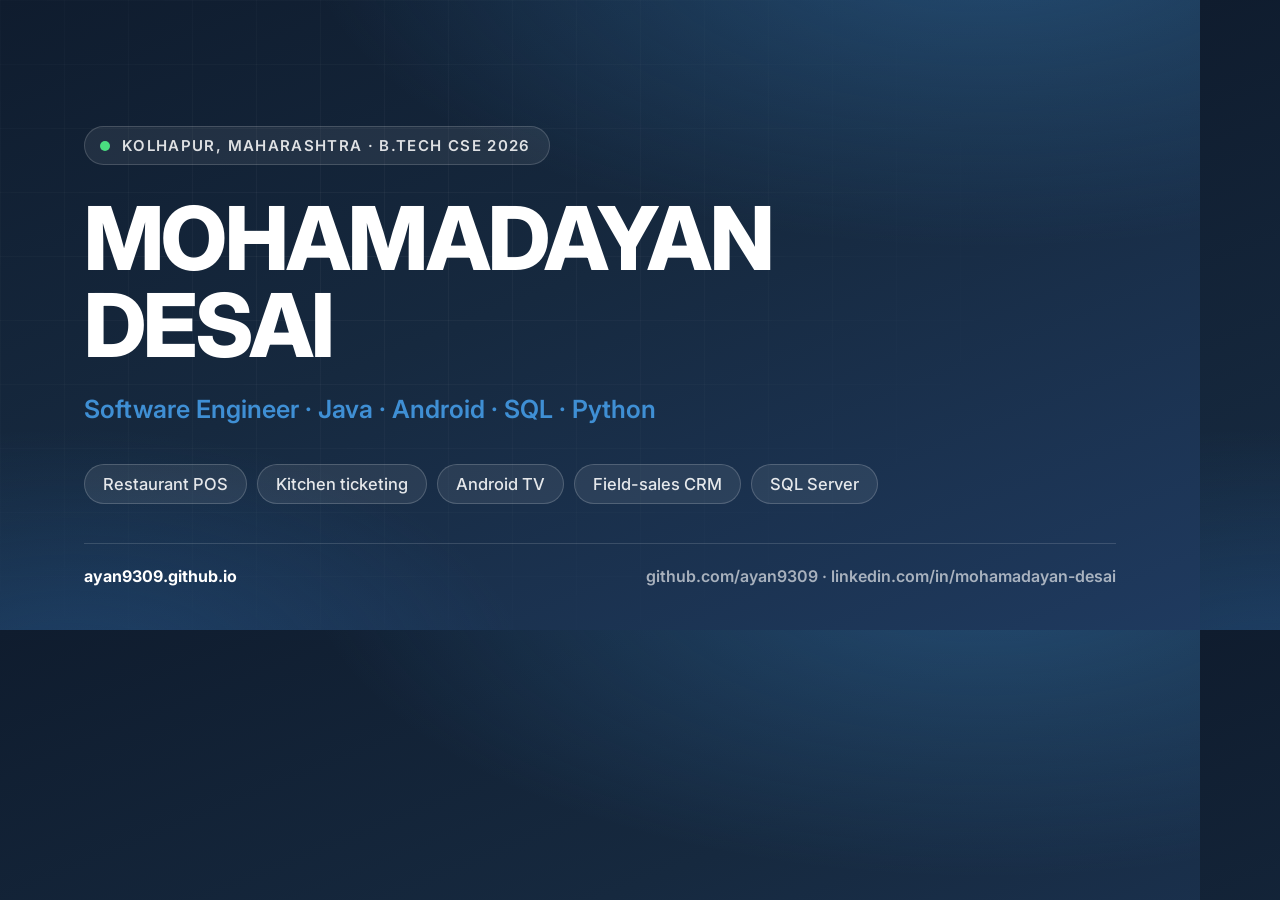
<file: assets/og.html>
<!DOCTYPE html>
<html lang="en">
<head>
<meta charset="utf-8">
<title>OG image source</title>
<link rel="preconnect" href="https://fonts.googleapis.com">
<link rel="preconnect" href="https://fonts.gstatic.com" crossorigin>
<link href="https://fonts.googleapis.com/css2?family=Inter:wght@500;600;700;800&display=swap" rel="stylesheet">
<style>
  html, body { margin: 0; padding: 0; width: 1200px; height: 630px; overflow: hidden; }
  body {
    position: relative;
    font-family: 'Inter', Arial, sans-serif;
    color: #fff;
    background:
      radial-gradient(1100px 520px at 82% -12%, rgba(63, 143, 212, .38), transparent 62%),
      radial-gradient(760px 420px at 6% 108%, rgba(43, 108, 176, .30), transparent 60%),
      linear-gradient(158deg, #0f1c2e 0%, #16293f 46%, #1f3a5f 100%);
  }
  .grid {
    position: absolute;
    inset: 0;
    background-image:
      linear-gradient(rgba(255, 255, 255, .045) 1px, transparent 1px),
      linear-gradient(90deg, rgba(255, 255, 255, .045) 1px, transparent 1px);
    background-size: 64px 64px;
    mask-image: radial-gradient(900px 600px at 30% 40%, #000 0%, transparent 80%);
    -webkit-mask-image: radial-gradient(900px 600px at 30% 40%, #000 0%, transparent 80%);
  }
  .inner {
    position: absolute;
    inset: 0;
    padding: 72px 84px;
    display: flex;
    flex-direction: column;
    justify-content: center;
  }
  .eyebrow {
    display: inline-flex;
    align-items: center;
    gap: 12px;
    margin: 0 0 30px;
    padding: 9px 18px 9px 15px;
    width: fit-content;
    font-size: 15px;
    font-weight: 600;
    letter-spacing: .09em;
    text-transform: uppercase;
    color: rgba(255, 255, 255, .85);
    background: rgba(255, 255, 255, .07);
    border: 1px solid rgba(255, 255, 255, .16);
    border-radius: 999px;
  }
  .dot {
    width: 10px; height: 10px;
    border-radius: 50%;
    background: #4ade80;
    flex: none;
  }
  h1 {
    margin: 0;
    font-size: 88px;
    font-weight: 800;
    line-height: .98;
    letter-spacing: -.03em;
    text-transform: uppercase;
  }
  .role {
    margin: 26px 0 0;
    font-size: 25px;
    font-weight: 600;
    color: #3f8fd4;
  }
  .pills {
    display: flex;
    flex-wrap: wrap;
    gap: 10px;
    margin-top: 40px;
  }
  .pills span {
    padding: 9px 18px;
    font-size: 16.5px;
    font-weight: 500;
    color: rgba(255, 255, 255, .88);
    background: rgba(255, 255, 255, .08);
    border: 1px solid rgba(255, 255, 255, .18);
    border-radius: 999px;
  }
  .foot {
    position: absolute;
    left: 84px; right: 84px; bottom: 44px;
    display: flex;
    align-items: center;
    justify-content: space-between;
    padding-top: 22px;
    border-top: 1px solid rgba(255, 255, 255, .14);
    font-size: 16px;
    font-weight: 600;
    color: rgba(255, 255, 255, .62);
  }
  .foot strong { color: #fff; font-weight: 700; }
</style>
</head>
<body>
<div class="grid"></div>
<div class="inner">
  <p class="eyebrow"><span class="dot"></span>Kolhapur, Maharashtra · B.Tech CSE 2026</p>
  <h1>Mohamadayan<br>Desai</h1>
  <p class="role">Software Engineer · Java · Android · SQL · Python</p>
  <div class="pills">
    <span>Restaurant POS</span>
    <span>Kitchen ticketing</span>
    <span>Android TV</span>
    <span>Field-sales CRM</span>
    <span>SQL Server</span>
  </div>
</div>
<div class="foot">
  <span><strong>ayan9309.github.io</strong></span>
  <span>github.com/ayan9309 · linkedin.com/in/mohamadayan-desai</span>
</div>
</body>
</html>
</file>
<file: assets/css/style.css>
/* ==========================================================================
   Mohamadayan Desai — portfolio
   Semantic HTML + vanilla CSS. No framework, no build step.
   ========================================================================== */

:root {
  color-scheme: light;

  --navy-900: #0f1c2e;
  --navy-800: #16293f;
  --navy:     #1f3a5f;
  --accent:   #2b6cb0;
  --accent-2: #3f8fd4;
  --ok:       #2f9e6b;

  --bg:       #ffffff;
  --bg-alt:   #f4f7fa;
  --bg-deep:  #eaeff5;

  --ink:      #14212f;
  --ink-soft: #40505f;
  --muted:    #66788a;
  --line:     #dbe3ec;
  --heading:  #0d1a2c;

  --font-mono: ui-monospace, 'SF Mono', 'Cascadia Code', Consolas, 'Courier New', monospace;

  --radius:   14px;
  --radius-s: 8px;
  --maxw:     1140px;

  --shadow-1: 0 1px 2px rgba(15, 28, 46, .05), 0 4px 14px rgba(15, 28, 46, .05);
  --shadow-2: 0 2px 6px rgba(15, 28, 46, .07), 0 18px 44px rgba(15, 28, 46, .10);

  --ease: cubic-bezier(.22, .61, .36, 1);
}

html[data-theme="dark"] {
  color-scheme: dark;

  --bg:       #0b1424;
  --bg-alt:   #101d32;
  --bg-deep:  #0d1728;

  --ink:      #e9eff7;
  --ink-soft: #b9c6d6;
  --muted:    #8b9bb0;
  --line:     #233650;
  --heading:  #f4f8fd;

  --shadow-1: 0 1px 2px rgba(0, 0, 0, .35), 0 4px 16px rgba(0, 0, 0, .3);
  --shadow-2: 0 2px 8px rgba(0, 0, 0, .45), 0 20px 48px rgba(0, 0, 0, .5);
}

*, *::before, *::after { box-sizing: border-box; }

html {
  scroll-behavior: smooth;
  scroll-padding-top: 84px;
  -webkit-text-size-adjust: 100%;
}

body {
  margin: 0;
  font-family: 'Inter', system-ui, -apple-system, 'Segoe UI', Roboto, sans-serif;
  font-size: 16.5px;
  line-height: 1.65;
  color: var(--ink);
  background: var(--bg);
  -webkit-font-smoothing: antialiased;
  text-rendering: optimizeLegibility;
}

::selection { background: rgba(43, 108, 176, .24); }

img, svg { max-width: 100%; display: block; }
a { color: var(--accent); text-decoration: none; }
a:hover { text-decoration: underline; text-underline-offset: 3px; }

.wrap {
  width: 100%;
  max-width: var(--maxw);
  margin-inline: auto;
  padding-inline: 24px;
}

.skip {
  position: absolute;
  left: -9999px;
  top: 0;
  z-index: 200;
  padding: 12px 18px;
  background: var(--navy);
  color: #fff;
  border-radius: 0 0 var(--radius-s) 0;
}
.skip:focus { left: 0; }

:focus-visible {
  outline: 3px solid var(--accent-2);
  outline-offset: 3px;
  border-radius: 4px;
}

/* ------------------------------------------------------------------ nav */

.nav {
  position: sticky;
  top: 0;
  z-index: 100;
  background: rgba(255, 255, 255, .82);
  backdrop-filter: saturate(180%) blur(14px);
  -webkit-backdrop-filter: saturate(180%) blur(14px);
  border-bottom: 1px solid var(--line);
  transition: box-shadow .25s var(--ease);
}
.nav.is-stuck { box-shadow: 0 6px 24px rgba(15, 28, 46, .07); }

.nav__inner {
  max-width: var(--maxw);
  margin-inline: auto;
  padding: 0 24px;
  height: 64px;
  display: flex;
  align-items: center;
  justify-content: space-between;
  gap: 20px;
}

.nav__right { display: flex; align-items: center; gap: 8px; }

.nav__theme {
  display: flex;
  align-items: center;
  justify-content: center;
  width: 40px;
  height: 40px;
  padding: 0;
  border: 1px solid var(--line);
  border-radius: 50%;
  background: transparent;
  color: var(--ink-soft);
  cursor: pointer;
  transition: color .18s var(--ease), border-color .18s var(--ease), background .18s var(--ease);
}
.nav__theme:hover { color: var(--accent); border-color: var(--accent); background: var(--bg-alt); }
.nav__theme .icon-sun { display: none; }
html[data-theme="dark"] .nav__theme .icon-sun { display: block; }
html[data-theme="dark"] .nav__theme .icon-moon { display: none; }
html[data-theme="dark"] .nav__theme { color: #cfe0f2; border-color: #2c4362; }
html[data-theme="dark"] .nav__theme:hover { color: #fff; border-color: var(--accent-2); background: rgba(63, 143, 212, .12); }

.nav__brand {
  font-weight: 800;
  font-size: 15px;
  letter-spacing: .04em;
  color: var(--navy);
  white-space: nowrap;
}
.nav__brand span {
  font-weight: 500;
  letter-spacing: 0;
  color: var(--muted);
}
.nav__brand:hover { text-decoration: none; color: var(--accent); }

.nav__menu { display: flex; align-items: center; gap: 4px; }
.nav__menu a {
  padding: 8px 12px;
  font-size: 14px;
  font-weight: 500;
  color: var(--ink-soft);
  border-radius: var(--radius-s);
  transition: color .18s var(--ease), background .18s var(--ease);
}
.nav__menu a:hover { color: var(--navy); background: var(--bg-alt); text-decoration: none; }
.nav__menu a.is-active { color: var(--accent); background: rgba(43, 108, 176, .08); }

.nav__cta {
  margin-left: 8px;
  background: var(--navy) !important;
  color: #fff !important;
  font-weight: 600 !important;
}
.nav__cta:hover { background: var(--accent) !important; }

.nav__toggle {
  display: none;
  width: 42px; height: 42px;
  padding: 0;
  border: 1px solid var(--line);
  border-radius: var(--radius-s);
  background: var(--bg);
  cursor: pointer;
  align-items: center;
  justify-content: center;
  flex-direction: column;
  gap: 5px;
}
.nav__toggle span {
  display: block;
  width: 18px; height: 2px;
  background: var(--navy);
  border-radius: 2px;
  transition: transform .25s var(--ease), opacity .2s var(--ease);
}
.nav__toggle[aria-expanded="true"] span:nth-child(1) { transform: translateY(7px) rotate(45deg); }
.nav__toggle[aria-expanded="true"] span:nth-child(2) { opacity: 0; }
.nav__toggle[aria-expanded="true"] span:nth-child(3) { transform: translateY(-7px) rotate(-45deg); }

/* ----------------------------------------------------------------- hero */

.hero {
  position: relative;
  overflow: hidden;
  color: #fff;
  background:
    radial-gradient(1100px 520px at 82% -12%, rgba(63, 143, 212, .38), transparent 62%),
    radial-gradient(760px 420px at 6% 108%, rgba(43, 108, 176, .30), transparent 60%),
    linear-gradient(158deg, var(--navy-900) 0%, var(--navy-800) 46%, var(--navy) 100%);
  padding: clamp(72px, 11vw, 132px) 0 clamp(64px, 9vw, 108px);
}

.hero__grid {
  position: absolute;
  inset: 0;
  background-image:
    linear-gradient(rgba(255, 255, 255, .045) 1px, transparent 1px),
    linear-gradient(90deg, rgba(255, 255, 255, .045) 1px, transparent 1px);
  background-size: 64px 64px;
  mask-image: radial-gradient(820px 520px at 24% 34%, #000 0%, transparent 78%);
  -webkit-mask-image: radial-gradient(820px 520px at 24% 34%, #000 0%, transparent 78%);
  pointer-events: none;
}

.hero .wrap { position: relative; z-index: 1; }

.hero__cols {
  display: grid;
  grid-template-columns: minmax(0, 1.22fr) minmax(0, .88fr);
  gap: clamp(32px, 5vw, 76px);
  align-items: center;
}
.hero__col, .hero__aside { min-width: 0; }

.hero__eyebrow {
  display: inline-flex;
  align-items: center;
  gap: 10px;
  margin: 0 0 26px;
  padding: 7px 15px 7px 12px;
  font-size: 12.5px;
  font-weight: 600;
  letter-spacing: .06em;
  text-transform: uppercase;
  color: rgba(255, 255, 255, .82);
  background: rgba(255, 255, 255, .07);
  border: 1px solid rgba(255, 255, 255, .14);
  border-radius: 999px;
  backdrop-filter: blur(6px);
}
.dot {
  width: 8px; height: 8px;
  border-radius: 50%;
  background: #4ade80;
  box-shadow: 0 0 0 0 rgba(74, 222, 128, .55);
  animation: pulse 2.6s infinite;
  flex: none;
}
@keyframes pulse {
  0%   { box-shadow: 0 0 0 0 rgba(74, 222, 128, .5); }
  70%  { box-shadow: 0 0 0 9px rgba(74, 222, 128, 0); }
  100% { box-shadow: 0 0 0 0 rgba(74, 222, 128, 0); }
}

.hero__name {
  margin: 0;
  font-size: clamp(2.35rem, 6.2vw, 4.35rem);
  font-weight: 800;
  line-height: .94;
  letter-spacing: -.038em;
  text-transform: uppercase;
}

.hero__alias {
  margin: 12px 0 0;
  font-size: .78rem;
  font-weight: 600;
  letter-spacing: .12em;
  text-transform: uppercase;
  color: var(--muted);
}

.hero__role {
  margin: 22px 0 0;
  font-size: clamp(.98rem, 2.4vw, 1.16rem);
  font-weight: 600;
  letter-spacing: .01em;
  color: var(--accent-2);
}

.hero__lede {
  margin: 20px 0 0;
  max-width: 62ch;
  font-size: clamp(1rem, 1.9vw, 1.12rem);
  line-height: 1.72;
  color: rgba(255, 255, 255, .76);
}
.hero__lede strong { color: #fff; font-weight: 600; }

.hero__cta {
  display: flex;
  flex-wrap: wrap;
  align-items: center;
  gap: 12px;
  margin-top: 34px;
}

.hero__links {
  display: flex;
  flex-wrap: wrap;
  gap: 8px 26px;
  margin: 30px 0 0;
  padding: 22px 0 0;
  list-style: none;
  border-top: 1px solid rgba(255, 255, 255, .13);
  font-size: 14.5px;
}
.hero__links a { color: rgba(255, 255, 255, .8); font-weight: 500; }
.hero__links a:hover { color: #fff; }
.ext { font-size: 12px; opacity: .7; }

/* -------------------------------------------------------------- console */

.console {
  border-radius: var(--radius);
  background: rgba(6, 12, 22, .55);
  border: 1px solid rgba(255, 255, 255, .13);
  box-shadow: 0 30px 70px rgba(2, 6, 14, .5), inset 0 1px 0 rgba(255, 255, 255, .05);
  overflow: hidden;
  backdrop-filter: blur(8px);
  -webkit-backdrop-filter: blur(8px);
}
.console__bar {
  display: flex;
  align-items: center;
  gap: 7px;
  padding: 12px 16px;
  border-bottom: 1px solid rgba(255, 255, 255, .09);
  background: rgba(255, 255, 255, .03);
}
.console__bar i { width: 11px; height: 11px; border-radius: 50%; background: rgba(255, 255, 255, .16); }
.console__bar i:nth-child(1) { background: #ff5f57; }
.console__bar i:nth-child(2) { background: #febc2e; }
.console__bar i:nth-child(3) { background: #28c840; }
.console__bar span {
  margin-left: auto;
  font-family: var(--font-mono);
  font-size: 11.5px;
  letter-spacing: .04em;
  color: rgba(255, 255, 255, .45);
}
.console pre { margin: 0; padding: 20px 22px 24px; overflow-x: auto; }
.console code {
  font-family: var(--font-mono);
  font-size: 13.2px;
  line-height: 1.85;
  color: rgba(233, 240, 248, .88);
  white-space: pre;
}
.c-k { color: #6db3f2; font-weight: 600; }
.c-t { color: #ffd591; }
.c-f { color: #cfe0f2; }
.c-s { color: #7ee2a8; }
.c-c { color: rgba(233, 240, 248, .42); font-style: italic; }
.cursor {
  display: inline-block;
  margin-left: 2px;
  color: #7ee2a8;
  animation: blink 1.1s steps(1) infinite;
}
@keyframes blink { 50% { opacity: 0; } }

/* -------------------------------------------------------------- buttons */

.btn {
  display: inline-flex;
  align-items: center;
  justify-content: center;
  gap: 8px;
  padding: 13px 24px;
  font-size: 14.5px;
  font-weight: 600;
  letter-spacing: .01em;
  border-radius: 999px;
  border: 1px solid transparent;
  cursor: pointer;
  transition: transform .18s var(--ease), background .18s var(--ease),
              border-color .18s var(--ease), color .18s var(--ease), box-shadow .18s var(--ease);
}
.btn:hover { text-decoration: none; transform: translateY(-2px); }
.btn:active { transform: translateY(0); }

.btn--primary {
  background: #fff;
  color: var(--navy-900);
  box-shadow: 0 8px 22px rgba(0, 0, 0, .22);
}
.btn--primary:hover { background: #eef4fb; }

.btn--ghost {
  background: rgba(255, 255, 255, .08);
  color: #fff;
  border-color: rgba(255, 255, 255, .28);
}
.btn--ghost:hover { background: rgba(255, 255, 255, .16); border-color: rgba(255, 255, 255, .45); }

.btn--link {
  background: transparent;
  color: rgba(255, 255, 255, .85);
  padding-inline: 6px;
  border-bottom: 1px solid rgba(255, 255, 255, .3);
  border-radius: 0;
}
.btn--link:hover { color: #fff; border-color: #fff; transform: none; }

.btn--light { background: #fff; color: var(--navy); }
.btn--light:hover { background: #eef4fb; box-shadow: 0 10px 26px rgba(0, 0, 0, .26); }

.btn--outline {
  background: transparent;
  color: #fff;
  border-color: rgba(255, 255, 255, .34);
}
.btn--outline:hover { background: rgba(255, 255, 255, .12); border-color: rgba(255, 255, 255, .6); }

/* ---------------------------------------------------------------- proof */

.proof { background: var(--navy-900); border-bottom: 1px solid rgba(255, 255, 255, .08); }
.proof__grid {
  display: grid;
  grid-template-columns: repeat(4, 1fr);
  gap: 1px;
  background: rgba(255, 255, 255, .09);
}
.proof__item {
  background: var(--navy-900);
  padding: 34px 22px;
  display: flex;
  flex-direction: column;
  gap: 6px;
}
.proof__num {
  font-size: clamp(2.1rem, 4.4vw, 2.9rem);
  font-weight: 800;
  line-height: 1;
  letter-spacing: -.03em;
  color: #fff;
}
.proof__label {
  font-size: 12.8px;
  line-height: 1.5;
  letter-spacing: .045em;
  text-transform: uppercase;
  color: rgba(255, 255, 255, .55);
}

/* -------------------------------------------------------------- sections */

.section { padding: clamp(64px, 8.5vw, 104px) 0; }
.section--alt { background: var(--bg-alt); border-block: 1px solid var(--line); }

.kicker {
  margin: 0 0 14px;
  font-size: 12.5px;
  font-weight: 700;
  letter-spacing: .16em;
  text-transform: uppercase;
  color: var(--accent);
}
.kicker--light { color: var(--accent-2); }

.h2 {
  margin: 0;
  max-width: 22ch;
  font-size: clamp(1.85rem, 4.2vw, 2.85rem);
  font-weight: 800;
  line-height: 1.1;
  letter-spacing: -.028em;
  color: var(--heading);
}
.h2--light { color: #fff; }

.lede {
  margin: 18px 0 0;
  max-width: 68ch;
  font-size: 1.03rem;
  line-height: 1.72;
  color: var(--ink-soft);
}

/* ------------------------------------------------------------- timeline */

.timeline { margin-top: 52px; border-left: 2px solid var(--line); }

.t-item {
  position: relative;
  display: grid;
  grid-template-columns: 172px 1fr;
  gap: 32px;
  padding: 0 0 42px 32px;
}
.t-item:last-child { padding-bottom: 0; }
.t-item::before {
  content: '';
  position: absolute;
  left: -8px; top: 7px;
  width: 14px; height: 14px;
  border-radius: 50%;
  background: var(--bg);
  border: 3px solid var(--navy);
}
.t-item:first-child::before { border-color: var(--accent); background: var(--accent); }

.t-item__when {
  display: flex;
  flex-direction: column;
  font-size: 13.5px;
  font-weight: 600;
  letter-spacing: .02em;
  color: var(--muted);
  font-variant-numeric: tabular-nums;
}
.t-item__dash { font-weight: 500; }

.t-item__body h3 {
  margin: 0;
  font-size: 1.24rem;
  font-weight: 700;
  letter-spacing: -.015em;
  color: var(--heading);
  display: flex;
  flex-wrap: wrap;
  align-items: center;
  gap: 10px;
}
.t-item__org {
  margin: 5px 0 12px;
  font-size: 14.5px;
  font-weight: 600;
  color: var(--accent);
}
.t-item__body p { margin: 0; max-width: 70ch; color: var(--ink-soft); }
.t-item__note {
  margin-top: 14px !important;
  padding: 11px 15px;
  font-size: 14.5px;
  background: rgba(47, 158, 107, .08);
  border-left: 3px solid var(--ok);
  border-radius: 0 var(--radius-s) var(--radius-s) 0;
  color: var(--ink) !important;
}

.badge {
  padding: 4px 11px;
  font-size: 11.5px;
  font-weight: 700;
  letter-spacing: .06em;
  text-transform: uppercase;
  color: #fff;
  background: var(--accent);
  border-radius: 999px;
}
.badge--muted { background: var(--bg-deep); color: var(--ink-soft); }

/* ---------------------------------------------------------------- cards */

.cards {
  margin-top: 48px;
  display: grid;
  grid-template-columns: repeat(2, 1fr);
  gap: 22px;
}

.card {
  display: flex;
  flex-direction: column;
  background: var(--bg);
  border: 1px solid var(--line);
  border-radius: var(--radius);
  padding: 30px;
  box-shadow: var(--shadow-1);
  transition: transform .28s var(--ease), box-shadow .28s var(--ease), border-color .28s var(--ease);
}
.card:hover {
  transform: translateY(-4px);
  box-shadow: var(--shadow-2);
  border-color: #c6d4e2;
}
.card--feature {
  grid-column: 1 / -1;
  background: linear-gradient(168deg, #fff 0%, #fbfdff 100%);
  border-color: #cdd9e6;
  border-top: 3px solid var(--navy);
}

.card__head {
  display: flex;
  flex-wrap: wrap;
  align-items: flex-start;
  justify-content: space-between;
  gap: 14px;
  padding-bottom: 20px;
  margin-bottom: 20px;
  border-bottom: 1px solid var(--line);
}
.card__ident { display: flex; align-items: flex-start; gap: 16px; min-width: 0; }
.card__tile {
  flex: none;
  display: flex;
  align-items: center;
  justify-content: center;
  width: 46px;
  height: 46px;
  margin-top: 3px;
  font-size: 15px;
  font-weight: 800;
  letter-spacing: .02em;
  color: #fff;
  background: linear-gradient(140deg, var(--navy), var(--accent));
  border-radius: 12px;
  box-shadow: inset 0 0 0 1px rgba(255, 255, 255, .14), 0 6px 14px rgba(31, 58, 95, .28);
  transition: transform .28s var(--ease);
}
.card:hover .card__tile { transform: translateY(-2px); }
.card--feature .card__tile { width: 56px; height: 56px; font-size: 18px; border-radius: 15px; }
.cards .card:nth-of-type(2) .card__tile { background: linear-gradient(140deg, var(--accent), var(--accent-2)); }
.cards .card:nth-of-type(3) .card__tile { background: linear-gradient(140deg, #1c2f52, #33608f); }
.cards .card:nth-of-type(4) .card__tile { background: linear-gradient(140deg, #24537f, #2f9e6b); }
.cards .card:nth-of-type(5) .card__tile { background: linear-gradient(140deg, #35425c, #6b7fa3); }
.card__idx {
  margin: 0 0 7px;
  font-size: 11.5px;
  font-weight: 700;
  letter-spacing: .14em;
  text-transform: uppercase;
  color: var(--muted);
}
.card__title {
  margin: 0;
  font-size: 1.42rem;
  font-weight: 800;
  letter-spacing: -.022em;
  line-height: 1.15;
  color: var(--heading);
}
.card--feature .card__title { font-size: clamp(1.7rem, 3.4vw, 2.15rem); }
.card__sub { margin: 6px 0 0; font-size: 14.5px; color: var(--ink-soft); }

.card__outcome {
  margin: 0;
  padding: 6px 13px;
  font-size: 12px;
  font-weight: 700;
  letter-spacing: .04em;
  text-transform: uppercase;
  color: var(--ok);
  background: rgba(47, 158, 107, .1);
  border: 1px solid rgba(47, 158, 107, .22);
  border-radius: 999px;
  white-space: nowrap;
}

.card__block { margin-bottom: 18px; }
.card__block:last-of-type { margin-bottom: 22px; }
.card__label {
  margin: 0 0 7px;
  font-size: 11.5px;
  font-weight: 700;
  letter-spacing: .12em;
  text-transform: uppercase;
  color: var(--accent);
}
.card__block p { margin: 0; font-size: 15.3px; line-height: 1.68; color: var(--ink-soft); }
.card__block strong { color: var(--ink); font-weight: 650; }
.card__block em { font-style: normal; color: var(--ink); font-weight: 600; }

.ticks { margin: 0; padding: 0; list-style: none; }
.ticks li {
  position: relative;
  padding-left: 22px;
  margin-bottom: 9px;
  font-size: 15.3px;
  line-height: 1.62;
  color: var(--ink-soft);
}
.ticks li:last-child { margin-bottom: 0; }
.ticks li::before {
  content: '';
  position: absolute;
  left: 2px; top: .58em;
  width: 7px; height: 7px;
  background: var(--accent);
  border-radius: 2px;
  transform: rotate(45deg);
}
.ticks em { font-style: normal; color: var(--ink); font-weight: 600; }

.card__tags {
  margin-top: auto;
  padding-top: 20px;
  border-top: 1px dashed var(--line);
  display: flex;
  flex-wrap: wrap;
  gap: 7px;
}
.card__tags span {
  padding: 4px 11px;
  font-size: 12.2px;
  font-weight: 550;
  color: var(--navy);
  background: var(--bg-alt);
  border: 1px solid var(--line);
  border-radius: 6px;
}

/* ---------------------------------------------------------------- depth */

.depth {
  margin-top: 46px;
  display: grid;
  grid-template-columns: repeat(4, 1fr);
  gap: 1px;
  background: var(--line);
  border: 1px solid var(--line);
  border-radius: var(--radius);
  overflow: hidden;
}
.depth__item {
  background: var(--bg);
  padding: 26px 24px;
  transition: background .25s var(--ease);
}
.depth__item:hover { background: #fbfdff; }
.depth__item h3 {
  margin: 0 0 10px;
  font-size: 15px;
  font-weight: 700;
  letter-spacing: -.01em;
  color: var(--heading);
}
.depth__item p {
  margin: 0;
  font-size: 14.2px;
  line-height: 1.66;
  color: var(--ink-soft);
}
.depth__item em { font-style: normal; color: var(--ink); font-weight: 600; }
.depth__item strong { color: var(--navy); font-weight: 650; }
.depth__item code {
  font-family: ui-monospace, 'SF Mono', 'Cascadia Code', Consolas, monospace;
  font-size: 13px;
  padding: 1px 6px;
  background: var(--bg-alt);
  border: 1px solid var(--line);
  border-radius: 5px;
  color: var(--navy);
}

/* ------------------------------------------------------------- research */

.research {
  margin-top: 46px;
  display: grid;
  grid-template-columns: repeat(2, 1fr);
  gap: 20px;
}
.r-item {
  display: flex;
  flex-direction: column;
  background: var(--bg);
  border: 1px solid var(--line);
  border-radius: var(--radius);
  padding: 26px 26px 22px;
  transition: transform .25s var(--ease), box-shadow .25s var(--ease);
}
.r-item:hover { transform: translateY(-3px); box-shadow: var(--shadow-1); }
.r-item--wide {
  grid-column: 1 / -1;
  border-left: 3px solid var(--accent);
  background: linear-gradient(120deg, #fff, #f8fbff);
}
.r-item__top {
  display: flex;
  flex-wrap: wrap;
  align-items: center;
  justify-content: space-between;
  gap: 12px;
  margin-bottom: 12px;
}
.r-item h3 {
  margin: 0;
  font-size: 1.14rem;
  font-weight: 750;
  letter-spacing: -.018em;
  color: var(--heading);
}
.r-item--wide h3 { font-size: clamp(1.3rem, 2.6vw, 1.6rem); }
.r-item p {
  margin: 0 0 18px;
  font-size: 15px;
  line-height: 1.68;
  color: var(--ink-soft);
}
.r-item em { font-style: italic; color: var(--ink); }

.pill {
  padding: 4px 11px;
  font-size: 11.8px;
  font-weight: 650;
  letter-spacing: .03em;
  color: var(--ink-soft);
  background: var(--bg-alt);
  border: 1px solid var(--line);
  border-radius: 999px;
  white-space: nowrap;
}
.pill--accent { color: #fff; background: var(--accent); border-color: var(--accent); }

/* ---------------------------------------------------------------- skills */

.skills { margin-top: 46px; display: flex; flex-direction: column; gap: 20px; }
.skill {
  display: grid;
  grid-template-columns: 208px 1fr;
  gap: 24px;
  align-items: start;
  padding: 22px 0;
  border-top: 1px solid var(--line);
}
.skill:first-child { border-top: 0; padding-top: 0; }
.skill h3 {
  margin: 3px 0 0;
  font-size: 13px;
  font-weight: 700;
  letter-spacing: .1em;
  text-transform: uppercase;
  color: var(--navy);
}
.chips { display: flex; flex-wrap: wrap; gap: 8px; }
.chips span {
  padding: 6px 13px;
  font-size: 13.5px;
  font-weight: 500;
  color: var(--ink);
  background: var(--bg);
  border: 1px solid var(--line);
  border-radius: 999px;
  transition: border-color .18s var(--ease), color .18s var(--ease), background .18s var(--ease);
}
.chips span:hover { border-color: var(--accent); color: var(--accent); background: rgba(43, 108, 176, .05); }

/* ------------------------------------------------------------ credentials */

.cred {
  margin-top: 46px;
  display: grid;
  grid-template-columns: repeat(2, 1fr);
  gap: 22px;
}
.cred__col {
  background: var(--bg);
  border: 1px solid var(--line);
  border-radius: var(--radius);
  padding: 28px;
}
.cred__col--wide { grid-column: 1 / -1; }
.cred__col h3 {
  margin: 0 0 18px;
  padding-bottom: 12px;
  font-size: 12.5px;
  font-weight: 700;
  letter-spacing: .14em;
  text-transform: uppercase;
  color: var(--muted);
  border-bottom: 1px solid var(--line);
}

ul.plain { margin: 0; padding: 0; list-style: none; }
ul.plain li { padding-bottom: 18px; margin-bottom: 18px; border-bottom: 1px dashed var(--line); }
ul.plain li:last-child { padding-bottom: 0; margin-bottom: 0; border-bottom: 0; }
ul.plain strong { display: block; font-size: 15.5px; font-weight: 650; color: var(--heading); }
ul.plain span { display: block; margin-top: 4px; font-size: 14.2px; line-height: 1.6; color: var(--ink-soft); }

ul.certs {
  margin: 0; padding: 0; list-style: none;
  display: grid;
  grid-template-columns: repeat(auto-fit, minmax(258px, 1fr));
  gap: 14px;
}
ul.certs li {
  padding: 15px 17px;
  background: var(--bg-alt);
  border: 1px solid var(--line);
  border-radius: var(--radius-s);
}
ul.certs span { display: block; font-size: 14.8px; font-weight: 650; color: var(--heading); }
ul.certs em {
  display: block;
  margin-top: 4px;
  font-style: normal;
  font-size: 13.2px;
  color: var(--muted);
}

/* -------------------------------------------------------------- contact */

.contact {
  color: #fff;
  background:
    radial-gradient(900px 460px at 88% 6%, rgba(63, 143, 212, .32), transparent 60%),
    linear-gradient(160deg, var(--navy-900) 0%, var(--navy-800) 52%, var(--navy) 100%);
  padding: clamp(66px, 9vw, 108px) 0;
}
.contact__lede {
  margin: 20px 0 0;
  max-width: 64ch;
  font-size: 1.04rem;
  line-height: 1.72;
  color: rgba(255, 255, 255, .74);
}

.contact__grid {
  margin-top: 42px;
  display: grid;
  grid-template-columns: repeat(4, 1fr);
  gap: 14px;
}
.contact__card {
  display: flex;
  flex-direction: column;
  gap: 7px;
  padding: 20px;
  background: rgba(255, 255, 255, .06);
  border: 1px solid rgba(255, 255, 255, .14);
  border-radius: var(--radius);
  transition: background .22s var(--ease), border-color .22s var(--ease), transform .22s var(--ease);
}
.contact__card:hover {
  background: rgba(255, 255, 255, .12);
  border-color: rgba(255, 255, 255, .34);
  transform: translateY(-3px);
  text-decoration: none;
}
.contact__kind {
  font-size: 11.5px;
  font-weight: 700;
  letter-spacing: .13em;
  text-transform: uppercase;
  color: var(--accent-2);
}
.contact__val {
  font-size: 15px;
  font-weight: 600;
  color: #fff;
  word-break: break-word;
}

.contact__cta {
  display: flex;
  flex-wrap: wrap;
  gap: 12px;
  margin-top: 34px;
}

/* --------------------------------------------------------------- footer */

.foot { background: var(--navy-900); border-top: 1px solid rgba(255, 255, 255, .08); }
.foot__inner {
  display: flex;
  flex-wrap: wrap;
  align-items: center;
  justify-content: space-between;
  gap: 12px;
  padding-block: 26px;
}
.foot p {
  margin: 0;
  max-width: 74ch;
  font-size: 13.4px;
  line-height: 1.6;
  color: rgba(255, 255, 255, .48);
}
.foot a { font-size: 13.4px; font-weight: 600; color: rgba(255, 255, 255, .7); }
.foot a:hover { color: #fff; }

/* --------------------------------------------------------------- totop */

.totop {
  position: fixed;
  right: 22px;
  bottom: 22px;
  z-index: 90;
  display: flex;
  align-items: center;
  justify-content: center;
  width: 46px;
  height: 46px;
  border-radius: 50%;
  background: var(--navy);
  color: #fff;
  border: 1px solid rgba(255, 255, 255, .18);
  box-shadow: var(--shadow-2);
  opacity: 0;
  visibility: hidden;
  transform: translateY(10px);
  transition: opacity .3s var(--ease), transform .3s var(--ease), visibility .3s, background .18s var(--ease);
}
.totop.is-on { opacity: 1; visibility: visible; transform: none; }
.totop:hover { background: var(--accent); text-decoration: none; }

/* --------------------------------------------------------------- reveal */

.reveal {
  opacity: 0;
  transform: translateY(18px);
  transition: opacity .6s var(--ease), transform .6s var(--ease);
}
.reveal.is-in { opacity: 1; transform: none; }

@media (prefers-reduced-motion: reduce) {
  html { scroll-behavior: auto; }
  *, *::before, *::after {
    animation-duration: .01ms !important;
    animation-iteration-count: 1 !important;
    transition-duration: .01ms !important;
  }
  .reveal { opacity: 1; transform: none; }
}

/* --------------------------------------------------- dark theme overrides */

html[data-theme="dark"] .nav { background: rgba(11, 20, 36, .88); }
html[data-theme="dark"] .nav__brand { color: #fff; }
html[data-theme="dark"] .nav__brand span { color: var(--muted); }
html[data-theme="dark"] .nav__cta { background: var(--accent) !important; }
html[data-theme="dark"] .nav__menu a:hover { background: rgba(255, 255, 255, .06); }
html[data-theme="dark"] .nav__toggle { border-color: #2c4362; }
html[data-theme="dark"] .nav__toggle span { background: #dfe9f4; }

html[data-theme="dark"] .proof { background: var(--bg); }
html[data-theme="dark"] .proof__item { background: var(--bg); }
html[data-theme="dark"] .proof__grid { background: var(--line); }

html[data-theme="dark"] .card { background: var(--bg-alt); }
html[data-theme="dark"] .card:hover { border-color: #35506f; }
html[data-theme="dark"] .card--feature {
  background: linear-gradient(168deg, #12233c 0%, #0f1e34 100%);
  border-color: #2c4362;
}

html[data-theme="dark"] .depth__item { background: var(--bg); }
html[data-theme="dark"] .depth__item:hover { background: #101d33; }
html[data-theme="dark"] .depth__item code {
  background: rgba(255, 255, 255, .06);
  border-color: #2c4362;
  color: #cfe0f2;
}

html[data-theme="dark"] .r-item { background: var(--bg-alt); }
html[data-theme="dark"] .r-item--wide { background: linear-gradient(120deg, #12233c, #0f1e34); }

html[data-theme="dark"] .kicker,
html[data-theme="dark"] .card__label { color: var(--accent-2); }
html[data-theme="dark"] .t-item__org { color: var(--accent-2); }
html[data-theme="dark"] .skill h3 { color: #9fc1e8; }
html[data-theme="dark"] .t-item::before { background: var(--bg); }
html[data-theme="dark"] .t-item__note { background: rgba(47, 158, 107, .13); }

html[data-theme="dark"] .badge--muted { background: rgba(255, 255, 255, .08); color: var(--ink-soft); }
html[data-theme="dark"] .pill { background: rgba(255, 255, 255, .05); }
html[data-theme="dark"] .card__tags span { color: #cfe0f2; background: rgba(255, 255, 255, .04); }
html[data-theme="dark"] .chips span { background: var(--bg-alt); }
html[data-theme="dark"] .chips span:hover { background: rgba(63, 143, 212, .14); }
html[data-theme="dark"] ul.certs li { background: rgba(255, 255, 255, .03); }
html[data-theme="dark"] .totop { background: var(--accent); }

/* ------------------------------------------------------------ responsive */

@media (max-width: 1000px) {
  .depth { grid-template-columns: repeat(2, 1fr); }
  .contact__grid { grid-template-columns: repeat(2, 1fr); }
  .proof__grid { grid-template-columns: repeat(2, 1fr); }

  .hero__cols { grid-template-columns: 1fr; gap: 44px; }
  .hero__name { font-size: clamp(2.35rem, 9.2vw, 5.2rem); }
  .hero__aside { max-width: 560px; }
}

@media (max-width: 860px) {
  body { font-size: 16px; }

  .nav__toggle { display: flex; }
  .nav__inner { height: 60px; }
  .nav__menu {
    position: absolute;
    top: 60px; left: 0; right: 0;
    flex-direction: column;
    align-items: stretch;
    gap: 2px;
    padding: 12px 20px 20px;
    background: var(--bg);
    border-bottom: 1px solid var(--line);
    box-shadow: 0 18px 34px rgba(15, 28, 46, .12);
    display: none;
  }
  .nav__menu.is-open { display: flex; }
  .nav__menu a { padding: 12px 14px; font-size: 15px; }
  .nav__cta { margin: 8px 0 0; text-align: center; }

  .cards, .research, .cred { grid-template-columns: 1fr; }
  .skill { grid-template-columns: 1fr; gap: 12px; }

  .t-item { grid-template-columns: 1fr; gap: 8px; padding-left: 24px; }
  .t-item__when { flex-direction: row; gap: 6px; }
}

@media (max-width: 560px) {
  .wrap { padding-inline: 18px; }
  .hero { padding-top: 56px; }
  .proof__grid { grid-template-columns: 1fr; }
  .proof__item { padding: 22px 18px; }
  .depth { grid-template-columns: 1fr; }
  .contact__grid { grid-template-columns: 1fr; }
  .card, .cred__col, .r-item { padding: 24px 20px; }
  .card__head { flex-direction: column; }
  .hero__cta .btn { width: 100%; }
  .btn--link { width: auto !important; justify-content: flex-start; }
  .console pre { padding: 16px 16px 20px; }
  .console code { font-size: 12.3px; line-height: 1.8; }
  .totop { right: 16px; bottom: 16px; width: 42px; height: 42px; }
}

@media (max-width: 420px) {
  .hero__name { font-size: 8.8vw; }
  .hero__eyebrow { font-size: 11.5px; letter-spacing: .05em; }
}

/* ---------------------------------------------------------------- print */

@media print {
  .nav, .hero__grid, .contact__cta, .foot, .totop { display: none !important; }
  body { font-size: 11pt; color: #000; background: #fff; }
  .hero, .contact, .proof { background: #fff !important; color: #000 !important; }
  .reveal { opacity: 1 !important; transform: none !important; }
  .card, .r-item, .cred__col { break-inside: avoid; box-shadow: none; }
  .console { background: #fff !important; border-color: #999 !important; box-shadow: none !important; }
  .console__bar { background: #fff !important; border-color: #999 !important; }
  .console code, .console code span { color: #000 !important; }
  a { color: #000; text-decoration: underline; }
  html[data-theme="dark"] {
    --bg: #fff; --bg-alt: #fff; --bg-deep: #fff;
    --ink: #000; --ink-soft: #000; --muted: #000;
    --line: #999; --heading: #000;
  }
}
</file>
